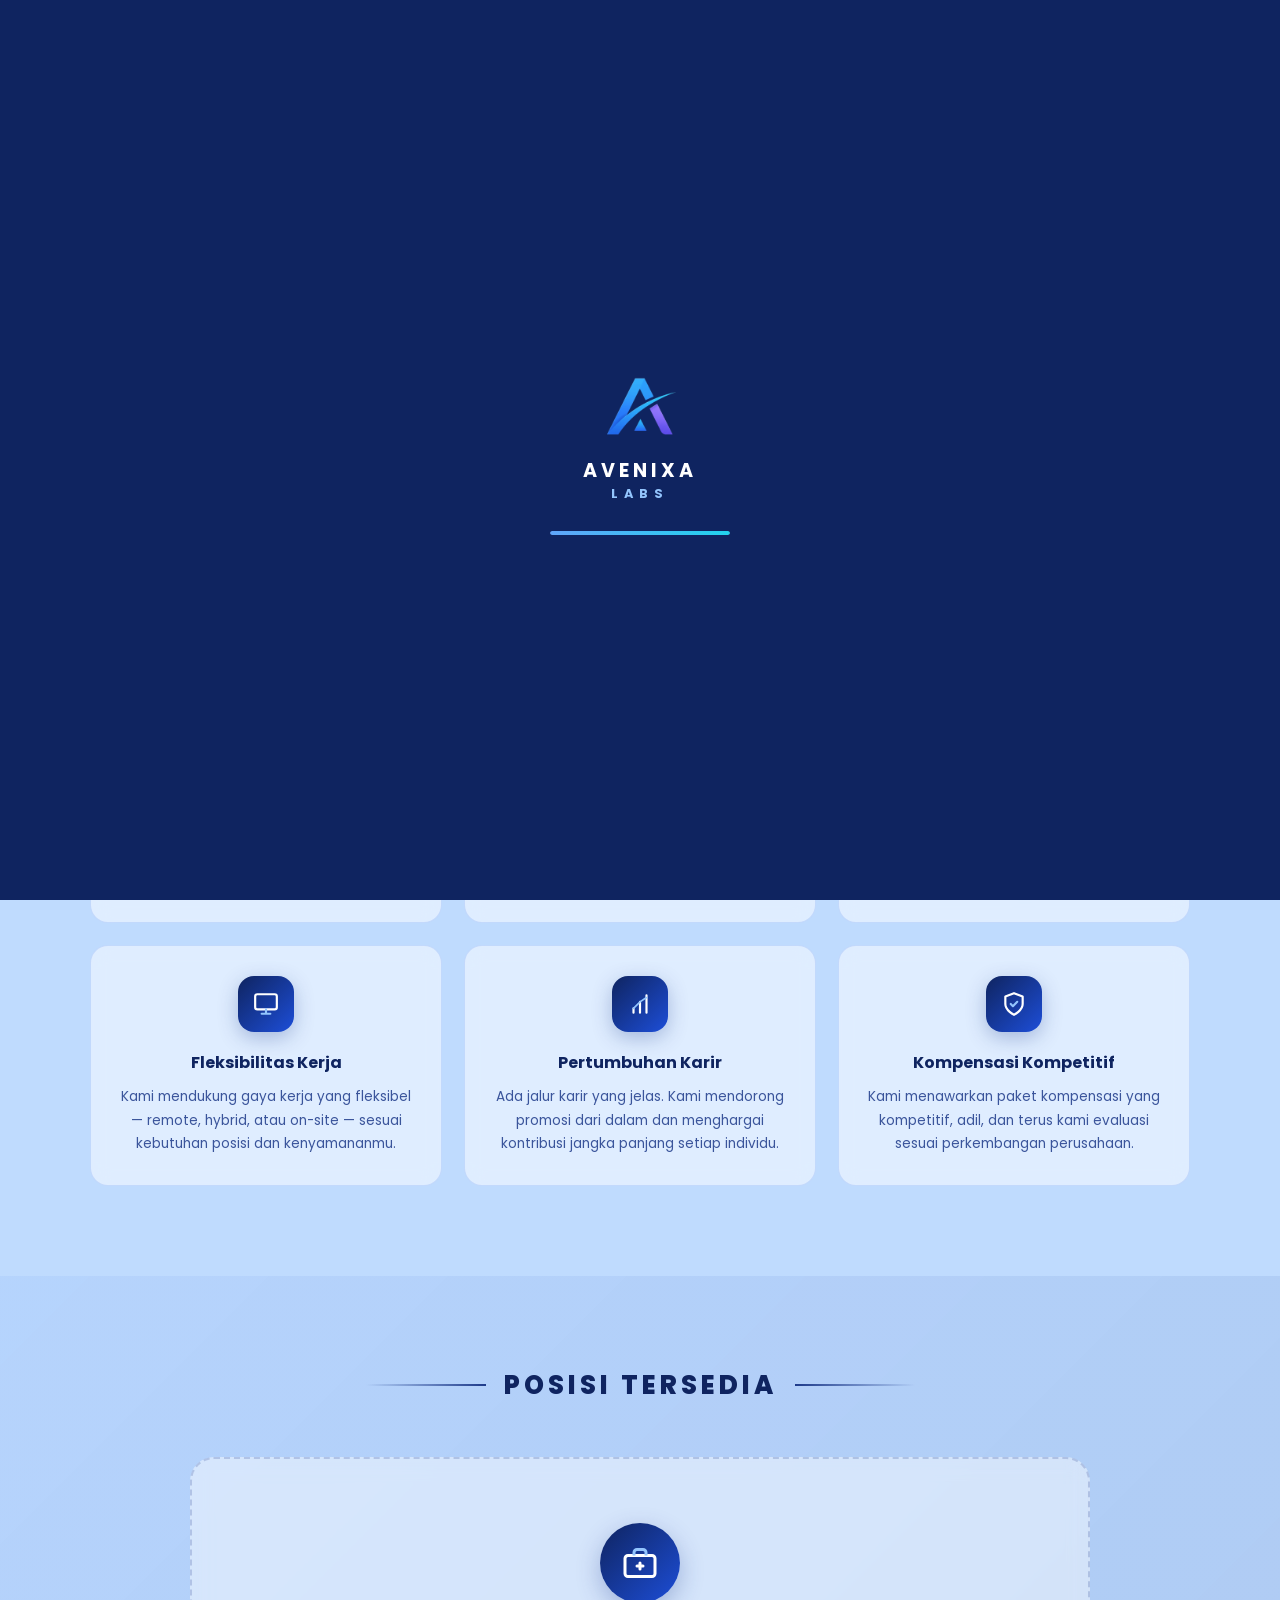
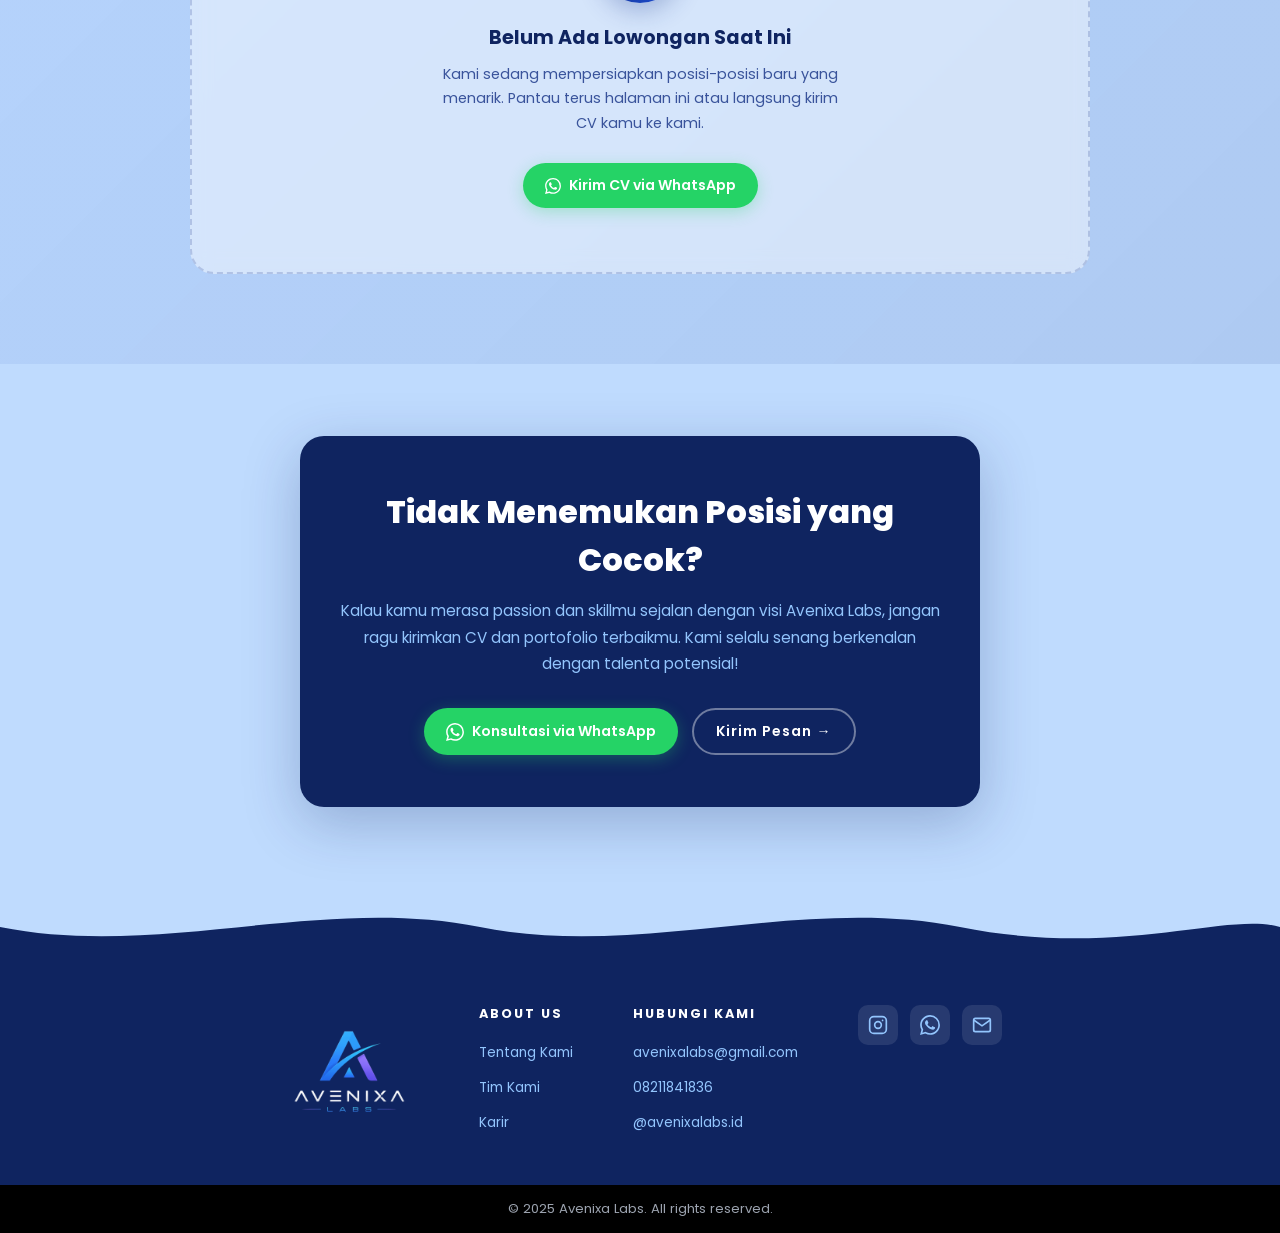
<file: karir.html>
<!DOCTYPE html>
<html lang="id">

<head>
  <meta charset="UTF-8" />
  <meta name="viewport" content="width=device-width, initial-scale=1.0" />
  <title>Karir — Avenixa Labs</title>
  <link rel="icon" type="image/png" href="assets/logo_transparan.png" />
  <link rel="preconnect" href="https://fonts.googleapis.com" />
  <link rel="preconnect" href="https://fonts.gstatic.com" crossorigin />
  <link
    href="https://fonts.googleapis.com/css2?family=Poppins:wght@400;500;600;700;800;900&family=Inter:wght@400;500;600&display=swap"
    rel="stylesheet" />
  <style>
    /* ==============================
       ROOT & RESET
    ============================== */
    :root {
      --bg: #bfdbfe;
      --bg2: #93c5fd;
      --navy: #1e3a8a;
      --navy-dark: #0f2460;
      --navy-mid: #1d4ed8;
      --card-bg: #2563eb;
      --card-bg2: #3b82f6;
      --white: #ffffff;
      --text-dark: #1e3a8a;
      --text-light: #e0f2fe;
      --accent: #22d3ee;
      --nav-h: 72px;
      --nav-outer-h: 88px;
      --font: 'Poppins', sans-serif;
    }

    *,
    *::before,
    *::after {
      box-sizing: border-box;
      margin: 0;
      padding: 0;
    }

    html {
      scroll-behavior: smooth;
      scroll-padding-top: var(--nav-outer-h);
      overflow-x: hidden;
    }

    body {
      font-family: var(--font);
      background: var(--bg);
      color: var(--text-dark);
      overflow-x: hidden;
    }

    /* ==============================
       PARTICLE CANVAS
    ============================== */
    #particleCanvas {
      position: fixed;
      top: 0;
      left: 0;
      width: 100%;
      height: 100%;
      pointer-events: none;
      z-index: 0;
      opacity: 0.55;
    }

    /* ==============================
       LOADING SCREEN
    ============================== */
    #loadingScreen {
      position: fixed;
      inset: 0;
      background: var(--navy-dark);
      z-index: 9999;
      display: flex;
      flex-direction: column;
      align-items: center;
      justify-content: center;
      gap: 28px;
      transition: opacity 0.5s ease, visibility 0.5s ease;
    }

    #loadingScreen.hide {
      opacity: 0;
      visibility: hidden;
    }

    .loader-logo {
      display: flex;
      flex-direction: column;
      align-items: center;
      gap: 10px;
    }

    .loader-logo img {
      height: 80px;
      mix-blend-mode: screen;
      animation: pulseLogo 1.2s ease-in-out infinite;
    }

    .loader-logo span {
      color: #fff;
      font-size: 1.2rem;
      font-weight: 700;
      letter-spacing: 4px;
    }

    .loader-logo span em {
      font-style: normal;
      color: #93c5fd;
      font-size: 0.8rem;
      display: block;
      text-align: center;
      letter-spacing: 6px;
    }

    .loader-bar {
      width: 180px;
      height: 4px;
      background: rgba(255, 255, 255, .15);
      border-radius: 4px;
      overflow: hidden;
    }

    .loader-fill {
      height: 100%;
      width: 0%;
      background: linear-gradient(90deg, #60a5fa, #22d3ee);
      border-radius: 4px;
      animation: fillBar 1.8s ease forwards;
    }

    @keyframes pulseLogo {

      0%,
      100% {
        transform: scale(1);
        opacity: 1;
      }

      50% {
        transform: scale(1.06);
        opacity: .85;
      }
    }

    @keyframes fillBar {
      0% {
        width: 0%;
      }

      100% {
        width: 100%;
      }
    }

    /* ==============================
       NAVBAR
    ============================== */
    .nav-wrapper {
      position: fixed;
      top: 0;
      left: 0;
      right: 0;
      z-index: 1000;
      padding: 10px 24px;
      pointer-events: none;
    }

    #navbar {
      pointer-events: all;
      max-width: 1100px;
      margin: 0 auto;
      background: var(--navy-dark);
      height: var(--nav-h);
      border-radius: 16px;
      box-shadow: 0 4px 32px rgba(15, 36, 96, .45), 0 1px 0 rgba(255, 255, 255, .06) inset;
      border: 1px solid rgba(255, 255, 255, .07);
      transition: box-shadow .3s, background .3s;
    }

    #navbar.scrolled {
      background: rgba(15, 36, 96, .92);
      backdrop-filter: blur(16px);
      -webkit-backdrop-filter: blur(16px);
      box-shadow: 0 8px 40px rgba(15, 36, 96, .5);
    }

    .nav-inner {
      height: 100%;
      display: flex;
      align-items: center;
      justify-content: space-between;
      padding: 0 28px;
    }

    .nav-logo {
      display: flex;
      align-items: center;
      gap: 6px;
      text-decoration: none;
      flex-shrink: 0;
    }

    .nav-logo-img {
      height: 46px;
      width: auto;
      mix-blend-mode: screen;
    }

    .nav-logo-full {
      height: 50px;
      mix-blend-mode: normal;
    }

    .nav-links {
      display: flex;
      list-style: none;
      gap: 6px;
      align-items: center;
    }

    .nav-link {
      text-decoration: none;
      color: #93c5fd;
      font-size: .78rem;
      font-weight: 600;
      letter-spacing: 1.5px;
      padding: 7px 14px;
      border-radius: 8px;
      transition: color .2s, background .2s;
    }

    .nav-link:hover {
      color: #fff;
      background: rgba(255, 255, 255, .08);
    }

    .nav-link.active {
      color: #fff;
      background: rgba(255, 255, 255, .12);
    }

    .hamburger {
      display: none;
      flex-direction: column;
      gap: 5px;
      background: none;
      border: none;
      cursor: pointer;
      padding: 4px;
    }

    .hamburger span {
      display: block;
      width: 24px;
      height: 2px;
      background: #fff;
      border-radius: 2px;
      transition: all .3s;
    }

    .hamburger.open span:nth-child(1) {
      transform: translateY(7px) rotate(45deg);
    }

    .hamburger.open span:nth-child(2) {
      opacity: 0;
    }

    .hamburger.open span:nth-child(3) {
      transform: translateY(-7px) rotate(-45deg);
    }

    /* ==============================
       SECTION SHARED
    ============================== */
    .section-header {
      display: flex;
      align-items: center;
      gap: 18px;
      margin-bottom: 52px;
      justify-content: center;
    }

    .section-header h2 {
      font-size: clamp(1.3rem, 3vw, 1.6rem);
      font-weight: 800;
      letter-spacing: 4px;
      color: var(--navy-dark);
      white-space: nowrap;
    }

    .section-line {
      flex: 1;
      max-width: 120px;
      height: 2px;
      background: linear-gradient(90deg, transparent, var(--navy));
    }

    .section-line:last-child {
      background: linear-gradient(90deg, var(--navy), transparent);
    }

    /* ==============================
       PAGE HERO
    ============================== */
    .page-hero {
      position: relative;
      min-height: 48vh;
      display: flex;
      align-items: center;
      justify-content: center;
      padding-top: var(--nav-outer-h);
      overflow: hidden;
    }

    .page-hero-bg-blob {
      position: absolute;
      border-radius: 50%;
      opacity: .35;
      pointer-events: none;
    }

    .page-blob1 {
      width: 280px;
      height: 280px;
      background: #60a5fa;
      top: -60px;
      left: -80px;
      filter: blur(55px);
    }

    .page-blob2 {
      width: 220px;
      height: 220px;
      background: #818cf8;
      bottom: -40px;
      right: -50px;
      filter: blur(55px);
    }

    .page-hero-content {
      position: relative;
      z-index: 2;
      text-align: center;
      padding: 60px 32px 64px;
      max-width: 760px;
      margin: 0 auto;
    }

    .page-hero-label {
      display: inline-block;
      font-size: .72rem;
      font-weight: 700;
      letter-spacing: 3px;
      color: var(--navy-mid);
      background: rgba(37, 99, 235, .12);
      padding: 5px 16px;
      border-radius: 50px;
      margin-bottom: 20px;
    }

    .page-hero-title {
      font-size: clamp(2.2rem, 6vw, 3.8rem);
      font-weight: 900;
      color: var(--navy-dark);
      line-height: 1.1;
      margin-bottom: 18px;
    }

    .page-hero-title span {
      color: var(--navy-mid);
    }

    .page-hero-desc {
      font-size: 1.05rem;
      color: var(--navy);
      line-height: 1.75;
      max-width: 560px;
      margin: 0 auto;
    }

    .breadcrumb {
      display: flex;
      align-items: center;
      gap: 6px;
      justify-content: center;
      font-size: .78rem;
      color: var(--navy);
      margin-top: 28px;
      opacity: .7;
    }

    .breadcrumb a {
      color: var(--navy-mid);
      text-decoration: none;
    }

    .breadcrumb a:hover {
      text-decoration: underline;
    }

    /* ==============================
       MENGAPA BERGABUNG
    ============================== */
    #mengapa {
      position: relative;
      z-index: 1;
      padding: 90px 32px;
    }

    .mengapa-inner {
      max-width: 1100px;
      margin: 0 auto;
    }

    .mengapa-grid {
      display: grid;
      grid-template-columns: repeat(3, 1fr);
      gap: 22px;
    }

    .mengapa-card {
      background: rgba(255, 255, 255, .5);
      backdrop-filter: blur(10px);
      -webkit-backdrop-filter: blur(10px);
      border: 1px solid rgba(37, 99, 235, .15);
      border-radius: 18px;
      padding: 30px 24px;
      text-align: center;
      opacity: 0;
      transform: translateY(20px);
      transition: opacity .5s ease, transform .5s ease, box-shadow .3s;
    }

    .mengapa-card.visible {
      opacity: 1;
      transform: translateY(0);
    }

    .mengapa-card:hover {
      box-shadow: 0 12px 36px rgba(30, 58, 138, .14);
      transform: translateY(-4px) !important;
    }

    .mengapa-icon {
      width: 56px;
      height: 56px;
      background: linear-gradient(135deg, var(--navy-dark), var(--navy-mid));
      border-radius: 16px;
      margin: 0 auto 18px;
      display: flex;
      align-items: center;
      justify-content: center;
      box-shadow: 0 6px 20px rgba(30, 58, 138, .3);
    }

    .mengapa-card h3 {
      font-size: 1rem;
      font-weight: 700;
      color: var(--navy-dark);
      margin-bottom: 10px;
    }

    .mengapa-card p {
      font-size: .85rem;
      color: var(--navy);
      line-height: 1.7;
      opacity: .85;
    }

    /* ==============================
       POSISI TERSEDIA
    ============================== */
    #posisi {
      position: relative;
      z-index: 1;
      padding: 90px 32px;
      background: linear-gradient(135deg, rgba(37, 99, 235, .06) 0%, rgba(30, 58, 138, .1) 100%);
    }

    .posisi-inner {
      max-width: 900px;
      margin: 0 auto;
    }

    /* Job card */
    .job-list {
      display: flex;
      flex-direction: column;
      gap: 20px;
    }

    .job-card {
      background: rgba(255, 255, 255, .55);
      backdrop-filter: blur(12px);
      -webkit-backdrop-filter: blur(12px);
      border: 1px solid rgba(37, 99, 235, .18);
      border-radius: 20px;
      padding: 28px 32px;
      display: flex;
      align-items: center;
      justify-content: space-between;
      gap: 24px;
      opacity: 0;
      transform: translateY(20px);
      transition: opacity .5s ease, transform .5s ease, box-shadow .3s;
    }

    .job-card.visible {
      opacity: 1;
      transform: translateY(0);
    }

    .job-card:hover {
      transform: translateY(-4px) !important;
      box-shadow: 0 16px 48px rgba(30, 58, 138, .14);
    }

    .job-card-info {
      flex: 1;
      min-width: 0;
    }

    .job-card-tags {
      display: flex;
      gap: 8px;
      flex-wrap: wrap;
      margin-bottom: 10px;
    }

    .job-tag {
      display: inline-block;
      font-size: .72rem;
      font-weight: 700;
      letter-spacing: 1.2px;
      padding: 4px 12px;
      border-radius: 50px;
    }

    .job-tag.dept {
      background: #ede9fe;
      color: #4c1d95;
    }

    .job-tag.full {
      background: #dbeafe;
      color: #1e40af;
    }

    .job-tag.remote {
      background: #d1fae5;
      color: #065f46;
    }

    .job-tag.hybrid {
      background: #fef3c7;
      color: #92400e;
    }

    .job-card-title {
      font-size: 1.15rem;
      font-weight: 800;
      color: var(--navy-dark);
      margin-bottom: 8px;
    }

    .job-card-meta {
      display: flex;
      align-items: center;
      gap: 16px;
      flex-wrap: wrap;
    }

    .job-card-meta span {
      display: flex;
      align-items: center;
      gap: 5px;
      font-size: .82rem;
      color: #4b6cb7;
    }

    .job-card-action {
      flex-shrink: 0;
    }

    .btn-lamar {
      display: inline-flex;
      align-items: center;
      gap: 8px;
      background: linear-gradient(135deg, var(--navy-dark), var(--navy-mid));
      color: #fff;
      padding: 12px 26px;
      border-radius: 50px;
      font-weight: 700;
      font-size: .85rem;
      text-decoration: none;
      letter-spacing: .5px;
      transition: transform .2s, box-shadow .2s;
      box-shadow: 0 4px 16px rgba(30, 58, 138, .28);
      white-space: nowrap;
    }

    .btn-lamar:hover {
      transform: translateY(-2px);
      box-shadow: 0 8px 24px rgba(30, 58, 138, .42);
    }

    /* Empty state */
    .karir-empty {
      text-align: center;
      padding: 64px 32px;
      background: rgba(255, 255, 255, .45);
      backdrop-filter: blur(10px);
      -webkit-backdrop-filter: blur(10px);
      border-radius: 24px;
      border: 2px dashed rgba(30, 58, 138, .2);
      opacity: 0;
      transform: translateY(20px);
      transition: opacity .5s ease, transform .5s ease;
    }

    .karir-empty.visible {
      opacity: 1;
      transform: translateY(0);
    }

    .karir-empty-icon {
      width: 80px;
      height: 80px;
      background: linear-gradient(135deg, var(--navy-dark), var(--navy-mid));
      border-radius: 50%;
      display: flex;
      align-items: center;
      justify-content: center;
      margin: 0 auto 20px;
      box-shadow: 0 8px 24px rgba(30, 58, 138, .3);
    }

    .karir-empty h3 {
      font-size: 1.2rem;
      font-weight: 700;
      color: var(--navy-dark);
      margin-bottom: 10px;
    }

    .karir-empty p {
      font-size: .9rem;
      color: var(--navy);
      max-width: 400px;
      margin: 0 auto 28px;
      line-height: 1.7;
      opacity: .85;
    }

    /* ==============================
       CTA STRIP
    ============================== */
    .cta-strip {
      position: relative;
      z-index: 1;
      padding: 72px 32px;
      text-align: center;
    }

    .cta-inner {
      max-width: 680px;
      margin: 0 auto;
      background: var(--navy-dark);
      border-radius: 24px;
      padding: 52px 40px;
      box-shadow: 0 16px 56px rgba(15, 36, 96, .25);
    }

    .cta-inner h2 {
      font-size: clamp(1.4rem, 3.5vw, 2rem);
      font-weight: 800;
      color: #fff;
      margin-bottom: 14px;
    }

    .cta-inner p {
      font-size: .95rem;
      color: #93c5fd;
      line-height: 1.75;
      margin-bottom: 30px;
    }

    .cta-btns {
      display: flex;
      gap: 14px;
      flex-wrap: wrap;
      justify-content: center;
    }

    .btn-wa {
      display: inline-flex;
      align-items: center;
      gap: 8px;
      background: #25D366;
      color: #fff;
      padding: 12px 22px;
      border-radius: 50px;
      font-weight: 600;
      font-size: .88rem;
      text-decoration: none;
      transition: transform .2s, box-shadow .2s;
      box-shadow: 0 4px 16px rgba(37, 211, 102, .3);
    }

    .btn-wa:hover {
      transform: translateY(-2px);
      box-shadow: 0 6px 20px rgba(37, 211, 102, .4);
    }

    .btn-outline-light {
      display: inline-flex;
      align-items: center;
      gap: 6px;
      border: 2px solid rgba(255, 255, 255, .4);
      color: #fff;
      padding: 11px 22px;
      border-radius: 50px;
      font-weight: 600;
      font-size: .88rem;
      text-decoration: none;
      letter-spacing: 1px;
      transition: border-color .2s, background .2s;
    }

    .btn-outline-light:hover {
      border-color: #fff;
      background: rgba(255, 255, 255, .1);
    }

    /* ==============================
       FOOTER
    ============================== */
    #footer {
      position: relative;
      z-index: 1;
    }

    .footer-wave svg {
      width: 100%;
      height: 80px;
      display: block;
      margin-bottom: -2px;
    }

    .footer-body {
      background: var(--navy-dark);
      display: flex;
      align-items: flex-start;
      justify-content: center;
      gap: 60px;
      padding: 48px 32px 40px;
      flex-wrap: wrap;
    }

    .footer-logo {
      display: flex;
      align-items: center;
    }

    .footer-logo-img {
      height: 140px;
      width: auto;
      mix-blend-mode: screen;
    }

    .footer-col h4 {
      font-size: .8rem;
      font-weight: 700;
      letter-spacing: 2px;
      color: #fff;
      margin-bottom: 16px;
    }

    .footer-col ul {
      list-style: none;
      display: flex;
      flex-direction: column;
      gap: 10px;
    }

    .footer-col li a {
      text-decoration: none;
      color: #93c5fd;
      font-size: .85rem;
      transition: color .2s;
    }

    .footer-col li a:hover {
      color: #fff;
    }

    .footer-sosmed {
      display: flex;
      gap: 12px;
      align-items: center;
    }

    .sosmed-btn {
      width: 40px;
      height: 40px;
      border-radius: 10px;
      background: rgba(255, 255, 255, .1);
      display: flex;
      align-items: center;
      justify-content: center;
      color: #93c5fd;
      text-decoration: none;
      transition: background .2s, color .2s;
    }

    .sosmed-btn:hover {
      background: rgba(255, 255, 255, .2);
      color: #fff;
    }

    .footer-copy {
      background: #000;
      text-align: center;
      padding: 14px;
      color: #9ca3af;
      font-size: .82rem;
    }

    /* ==============================
       BACK TO TOP
    ============================== */
    #backToTop {
      position: fixed;
      bottom: 2rem;
      right: 2rem;
      z-index: 99999;
      width: 48px;
      height: 48px;
      border-radius: 50%;
      background: linear-gradient(135deg, #1e40af, #3b82f6);
      border: none;
      color: #fff;
      cursor: pointer;
      display: flex;
      align-items: center;
      justify-content: center;
      box-shadow: 0 4px 20px rgba(59, 130, 246, .5);
      opacity: 0;
      visibility: hidden;
      transform: translateY(16px);
      transition: opacity .3s, visibility .3s, transform .3s, box-shadow .3s;
    }

    #backToTop.show {
      opacity: 1;
      visibility: visible;
      transform: translateY(0);
    }

    #backToTop:hover {
      box-shadow: 0 8px 28px rgba(59, 130, 246, .7);
      transform: translateY(-3px);
    }

    /* ==============================
       RESPONSIVE
    ============================== */
    @media (max-width: 900px) {
      .mengapa-grid {
        grid-template-columns: repeat(2, 1fr);
      }
    }

    @media (max-width: 768px) {
      :root {
        --nav-outer-h: 80px;
      }

      .nav-wrapper {
        padding: 8px 16px;
      }

      #navbar {
        border-radius: 14px;
      }

      .hamburger {
        display: flex;
      }

      .nav-links {
        position: fixed;
        top: var(--nav-outer-h);
        left: 16px;
        right: 16px;
        background: var(--navy-dark);
        border-radius: 14px;
        flex-direction: column;
        align-items: center;
        gap: 0;
        max-height: 0;
        overflow: hidden;
        transition: max-height .35s ease, padding .35s, box-shadow .35s;
        padding: 0;
        box-shadow: none;
      }

      .nav-links.open {
        max-height: 400px;
        padding: 12px 0;
        box-shadow: 0 12px 36px rgba(15, 36, 96, .4);
      }

      .nav-links li {
        width: 100%;
        text-align: center;
      }

      .nav-link {
        display: block;
        padding: 13px;
        font-size: .9rem;
        border-radius: 0;
        border-bottom: 1px solid rgba(255, 255, 255, .06);
      }

      .section-line {
        max-width: 60px;
      }

      .page-hero-content {
        padding: 48px 24px 52px;
      }

      .job-card {
        flex-direction: column;
        align-items: flex-start;
        padding: 24px 22px;
      }

      .job-card-action {
        width: 100%;
      }

      .btn-lamar {
        width: 100%;
        justify-content: center;
      }

      .cta-inner {
        padding: 36px 24px;
      }

      #mengapa,
      #posisi {
        padding: 60px 20px;
      }

      .footer-body {
        gap: 32px;
        padding: 40px 24px 32px;
        text-align: center;
      }

      .footer-logo {
        width: 100%;
        justify-content: center;
      }

      .footer-logo-img {
        height: 120px;
      }

      .footer-sosmed {
        justify-content: center;
      }
    }

    @media (max-width: 600px) {
      .mengapa-grid {
        grid-template-columns: 1fr 1fr;
      }
    }

    @media (max-width: 480px) {
      :root {
        --nav-outer-h: 72px;
      }

      .nav-wrapper {
        padding: 6px 12px;
      }

      #navbar {
        border-radius: 12px;
        height: 60px;
      }

      .nav-logo-img {
        height: 38px;
      }

      .mengapa-grid {
        grid-template-columns: 1fr;
      }
    }
  </style>
</head>

<body>

  <!-- LOADING SCREEN -->
  <div id="loadingScreen">
    <div class="loader-logo">
      <img src="assets/logo_transparan.png" alt="Avenixa Labs" />
      <span>AVENIXA <em>LABS</em></span>
    </div>
    <div class="loader-bar">
      <div class="loader-fill"></div>
    </div>
  </div>

  <!-- PARTICLES -->
  <canvas id="particleCanvas"></canvas>

  <!-- NAVBAR -->
  <div class="nav-wrapper" id="navWrapper">
    <nav id="navbar">
      <div class="nav-inner">
        <a href="index.html" class="nav-logo">
          <img src="assets/logo_transparan.png" alt="Avenixa Labs" class="nav-logo-img" />
          <img src="assets/text_logo.png" alt="Avenixa Labs" class="nav-logo-img nav-logo-full" />
        </a>
        <ul class="nav-links" id="navLinks">
          <li><a href="index.html" class="nav-link active">← HOME</a></li>
        </ul>
        <button class="hamburger" id="hamburger" aria-label="Toggle menu">
          <span></span><span></span><span></span>
        </button>
      </div>
    </nav>
  </div>

  <!-- PAGE HERO -->
  <div class="page-hero">
    <div class="page-hero-bg-blob page-blob1"></div>
    <div class="page-hero-bg-blob page-blob2"></div>
    <div class="page-hero-content">
      <span class="page-hero-label">BERGABUNG BERSAMA KAMI</span>
      <h1 class="page-hero-title">
        Karir di <span>Avenixa Labs</span>
      </h1>
      <p class="page-hero-desc">
        Kami percaya bahwa talenta terbaik adalah fondasi inovasi. Bergabunglah dengan tim kami dan wujudkan
        solusi digital yang berdampak nyata bagi banyak orang.
      </p>
      <div class="breadcrumb">
        <a href="index.html">Home</a>
        <span>›</span>
        <span>Karir</span>
      </div>
    </div>
  </div>

  <!-- MENGAPA BERGABUNG -->
  <section id="mengapa">
    <div class="section-header">
      <div class="section-line"></div>
      <h2>MENGAPA AVENIXA?</h2>
      <div class="section-line"></div>
    </div>
    <div class="mengapa-inner">
      <div class="mengapa-grid">

        <div class="mengapa-card">
          <div class="mengapa-icon">
            <svg width="26" height="26" viewBox="0 0 24 24" fill="none">
              <path d="M12 2L2 7l10 5 10-5-10-5z" stroke="#fff" stroke-width="2" stroke-linejoin="round" />
              <path d="M2 17l10 5 10-5M2 12l10 5 10-5" stroke="#93c5fd" stroke-width="2" stroke-linecap="round"
                stroke-linejoin="round" />
            </svg>
          </div>
          <h3>Lingkungan Belajar</h3>
          <p>Kami mendorong setiap anggota tim untuk terus berkembang melalui proyek nyata, mentoring, dan akses ke
            teknologi terkini.</p>
        </div>

        <div class="mengapa-card">
          <div class="mengapa-icon">
            <svg width="26" height="26" viewBox="0 0 24 24" fill="none">
              <circle cx="12" cy="8" r="4" stroke="#fff" stroke-width="2" />
              <path d="M4 20c0-4 3.6-7 8-7s8 3 8 7" stroke="#93c5fd" stroke-width="2" stroke-linecap="round" />
            </svg>
          </div>
          <h3>Tim yang Solid</h3>
          <p>Bekerja bersama orang-orang berdedikasi tinggi yang saling mendukung, berkolaborasi, dan menghargai setiap
            kontribusi.</p>
        </div>

        <div class="mengapa-card">
          <div class="mengapa-icon">
            <svg width="26" height="26" viewBox="0 0 24 24" fill="none">
              <path d="M13 2L3 14h9l-1 8 10-12h-9l1-8z" stroke="#fff" stroke-width="2" stroke-linejoin="round" />
            </svg>
          </div>
          <h3>Proyek Berdampak</h3>
          <p>Setiap produk yang kami bangun memiliki dampak nyata — dari startup lokal hingga organisasi yang
            membutuhkan solusi digital.</p>
        </div>

        <div class="mengapa-card">
          <div class="mengapa-icon">
            <svg width="26" height="26" viewBox="0 0 24 24" fill="none">
              <rect x="2" y="3" width="20" height="14" rx="2" stroke="#fff" stroke-width="2" />
              <path d="M8 21h8M12 17v4" stroke="#93c5fd" stroke-width="2" stroke-linecap="round" />
            </svg>
          </div>
          <h3>Fleksibilitas Kerja</h3>
          <p>Kami mendukung gaya kerja yang fleksibel — remote, hybrid, atau on-site — sesuai kebutuhan posisi dan
            kenyamananmu.</p>
        </div>

        <div class="mengapa-card">
          <div class="mengapa-icon">
            <svg width="26" height="26" viewBox="0 0 24 24" fill="none">
              <path d="M12 20V10M18 20V4M6 20v-4" stroke="#fff" stroke-width="2" stroke-linecap="round" />
              <path d="M6 16l6-6 6-4" stroke="#93c5fd" stroke-width="1.5" stroke-linecap="round" />
            </svg>
          </div>
          <h3>Pertumbuhan Karir</h3>
          <p>Ada jalur karir yang jelas. Kami mendorong promosi dari dalam dan menghargai kontribusi jangka panjang
            setiap individu.</p>
        </div>

        <div class="mengapa-card">
          <div class="mengapa-icon">
            <svg width="26" height="26" viewBox="0 0 24 24" fill="none">
              <path d="M12 22s8-4 8-10V5l-8-3-8 3v7c0 6 8 10 8 10z" stroke="#fff" stroke-width="2"
                stroke-linejoin="round" />
              <path d="M9 12l2 2 4-4" stroke="#93c5fd" stroke-width="2" stroke-linecap="round"
                stroke-linejoin="round" />
            </svg>
          </div>
          <h3>Kompensasi Kompetitif</h3>
          <p>Kami menawarkan paket kompensasi yang kompetitif, adil, dan terus kami evaluasi sesuai perkembangan
            perusahaan.</p>
        </div>

      </div>
    </div>
  </section>

  <!-- POSISI TERSEDIA -->
  <section id="posisi">
    <div class="section-header">
      <div class="section-line"></div>
      <h2>POSISI TERSEDIA</h2>
      <div class="section-line"></div>
    </div>

    <div class="posisi-inner">

      <!-- ============================================================
           LOWONGAN AKTIF
           Untuk menampilkan lowongan: hapus tanda komentar di bawah,
           lalu hapus blok .karir-empty di bawahnya agar tidak tumpang tindih.
           Salin & sesuaikan blok .job-card untuk setiap posisi baru.
      ============================================================= -->

      <!--
      <div class="job-list">

        <div class="job-card">
          <div class="job-card-info">
            <div class="job-card-tags">
              <span class="job-tag dept">Engineering</span>
              <span class="job-tag full">Full-time</span>
              <span class="job-tag remote">Remote</span>
            </div>
            <div class="job-card-title">Frontend Developer</div>
            <div class="job-card-meta">
              <span>
                <svg width="13" height="13" viewBox="0 0 24 24" fill="none">
                  <path d="M12 2C8.13 2 5 5.13 5 9c0 5.25 7 13 7 13s7-7.75 7-13c0-3.87-3.13-7-7-7z" stroke="#4b6cb7" stroke-width="2"/>
                  <circle cx="12" cy="9" r="2.5" stroke="#4b6cb7" stroke-width="2"/>
                </svg>
                Tasikmalaya / Remote
              </span>
              <span>
                <svg width="13" height="13" viewBox="0 0 24 24" fill="none">
                  <rect x="2" y="7" width="20" height="14" rx="2" stroke="#4b6cb7" stroke-width="2"/>
                  <path d="M16 7V5a2 2 0 00-2-2h-4a2 2 0 00-2 2v2" stroke="#4b6cb7" stroke-width="2"/>
                </svg>
                1–3 tahun pengalaman
              </span>
            </div>
          </div>
          <div class="job-card-action">
            <a href="https://wa.me/628211841836?text=Halo%20Avenixa%20Labs!%20Saya%20tertarik%20melamar%20posisi%20Frontend%20Developer." target="_blank" class="btn-lamar">
              Lamar Sekarang →
            </a>
          </div>
        </div>

        <div class="job-card">
          <div class="job-card-info">
            <div class="job-card-tags">
              <span class="job-tag dept">Design</span>
              <span class="job-tag full">Full-time</span>
              <span class="job-tag hybrid">Hybrid</span>
            </div>
            <div class="job-card-title">UI/UX Designer</div>
            <div class="job-card-meta">
              <span>
                <svg width="13" height="13" viewBox="0 0 24 24" fill="none">
                  <path d="M12 2C8.13 2 5 5.13 5 9c0 5.25 7 13 7 13s7-7.75 7-13c0-3.87-3.13-7-7-7z" stroke="#4b6cb7" stroke-width="2"/>
                  <circle cx="12" cy="9" r="2.5" stroke="#4b6cb7" stroke-width="2"/>
                </svg>
                Tasikmalaya / Hybrid
              </span>
              <span>
                <svg width="13" height="13" viewBox="0 0 24 24" fill="none">
                  <rect x="2" y="7" width="20" height="14" rx="2" stroke="#4b6cb7" stroke-width="2"/>
                  <path d="M16 7V5a2 2 0 00-2-2h-4a2 2 0 00-2 2v2" stroke="#4b6cb7" stroke-width="2"/>
                </svg>
                Fresh graduate / berpengalaman
              </span>
            </div>
          </div>
          <div class="job-card-action">
            <a href="https://wa.me/628211841836?text=Halo%20Avenixa%20Labs!%20Saya%20tertarik%20melamar%20posisi%20UI%2FUX%20Designer." target="_blank" class="btn-lamar">
              Lamar Sekarang →
            </a>
          </div>
        </div>

      </div>
      -->

      <!-- EMPTY STATE — hapus blok ini saat lowongan sudah aktif -->
      <div class="karir-empty">
        <div class="karir-empty-icon">
          <svg width="36" height="36" viewBox="0 0 24 24" fill="none">
            <rect x="2" y="7" width="20" height="14" rx="2" stroke="#fff" stroke-width="2" />
            <path d="M16 7V5a2 2 0 00-2-2h-4a2 2 0 00-2 2v2" stroke="#93c5fd" stroke-width="2" />
            <path d="M12 12v4M10 14h4" stroke="#fff" stroke-width="2" stroke-linecap="round" />
          </svg>
        </div>
        <h3>Belum Ada Lowongan Saat Ini</h3>
        <p>Kami sedang mempersiapkan posisi-posisi baru yang menarik. Pantau terus halaman ini atau langsung kirim CV
          kamu ke kami.</p>
        <a href="https://wa.me/628211841836?text=Halo%20Avenixa%20Labs!%20Saya%20tertarik%20bergabung%20dengan%20tim%20kalian.%20Boleh%20saya%20kirimkan%20CV%20saya%3F"
          target="_blank" class="btn-wa">
          <svg width="16" height="16" viewBox="0 0 24 24" fill="currentColor">
            <path
              d="M17.472 14.382c-.297-.149-1.758-.867-2.03-.967-.273-.099-.471-.148-.67.15-.197.297-.767.966-.94 1.164-.173.199-.347.223-.644.075-.297-.15-1.255-.463-2.39-1.475-.883-.788-1.48-1.761-1.653-2.059-.173-.297-.018-.458.13-.606.134-.133.298-.347.446-.52.149-.174.198-.298.298-.497.099-.198.05-.371-.025-.52-.075-.149-.669-1.612-.916-2.207-.242-.579-.487-.5-.669-.51-.173-.008-.371-.01-.57-.01-.198 0-.52.074-.792.372-.272.297-1.04 1.016-1.04 2.479 0 1.462 1.065 2.875 1.213 3.074.149.198 2.096 3.2 5.077 4.487.709.306 1.262.489 1.694.625.712.227 1.36.195 1.871.118.571-.085 1.758-.719 2.006-1.413.248-.694.248-1.289.173-1.413-.074-.124-.272-.198-.57-.347m-5.421 7.403h-.004a9.87 9.87 0 01-5.031-1.378l-.361-.214-3.741.982.998-3.648-.235-.374a9.86 9.86 0 01-1.51-5.26c.001-5.45 4.436-9.884 9.888-9.884 2.64 0 5.122 1.03 6.988 2.898a9.825 9.825 0 012.893 6.994c-.003 5.45-4.437 9.884-9.885 9.884m8.413-18.297A11.815 11.815 0 0012.05 0C5.495 0 .16 5.335.157 11.892c0 2.096.547 4.142 1.588 5.945L.057 24l6.305-1.654a11.882 11.882 0 005.683 1.448h.005c6.554 0 11.89-5.335 11.893-11.893a11.821 11.821 0 00-3.48-8.413z" />
          </svg>
          Kirim CV via WhatsApp
        </a>
      </div>

    </div>
  </section>

  <!-- CTA STRIP -->
  <div class="cta-strip">
    <div class="cta-inner">
      <h2>Tidak Menemukan Posisi yang Cocok?</h2>
      <p>Kalau kamu merasa passion dan skillmu sejalan dengan visi Avenixa Labs, jangan ragu kirimkan CV dan portofolio
        terbaikmu. Kami selalu senang berkenalan dengan talenta potensial!</p>
      <div class="cta-btns">
        <a href="https://wa.me/628211841836?text=Halo%20Avenixa%20Labs!%20Saya%20ingin%20mengirimkan%20CV%20sebagai%20open%20application."
          target="_blank" class="btn-wa">
          <svg width="18" height="18" viewBox="0 0 24 24" fill="currentColor">
            <path
              d="M17.472 14.382c-.297-.149-1.758-.867-2.03-.967-.273-.099-.471-.148-.67.15-.197.297-.767.966-.94 1.164-.173.199-.347.223-.644.075-.297-.15-1.255-.463-2.39-1.475-.883-.788-1.48-1.761-1.653-2.059-.173-.297-.018-.458.13-.606.134-.133.298-.347.446-.52.149-.174.198-.298.298-.497.099-.198.05-.371-.025-.52-.075-.149-.669-1.612-.916-2.207-.242-.579-.487-.5-.669-.51-.173-.008-.371-.01-.57-.01-.198 0-.52.074-.792.372-.272.297-1.04 1.016-1.04 2.479 0 1.462 1.065 2.875 1.213 3.074.149.198 2.096 3.2 5.077 4.487.709.306 1.262.489 1.694.625.712.227 1.36.195 1.871.118.571-.085 1.758-.719 2.006-1.413.248-.694.248-1.289.173-1.413-.074-.124-.272-.198-.57-.347m-5.421 7.403h-.004a9.87 9.87 0 01-5.031-1.378l-.361-.214-3.741.982.998-3.648-.235-.374a9.86 9.86 0 01-1.51-5.26c.001-5.45 4.436-9.884 9.888-9.884 2.64 0 5.122 1.03 6.988 2.898a9.825 9.825 0 012.893 6.994c-.003 5.45-4.437 9.884-9.885 9.884m8.413-18.297A11.815 11.815 0 0012.05 0C5.495 0 .16 5.335.157 11.892c0 2.096.547 4.142 1.588 5.945L.057 24l6.305-1.654a11.882 11.882 0 005.683 1.448h.005c6.554 0 11.89-5.335 11.893-11.893a11.821 11.821 0 00-3.48-8.413z" />
          </svg>
          Konsultasi via WhatsApp
        </a>
        <a href="index.html#kontak" class="btn-outline-light">Kirim Pesan →</a>
      </div>
    </div>
  </div>

  <!-- FOOTER -->
  <footer id="footer">
    <div class="footer-wave">
      <svg viewBox="0 0 1440 100" preserveAspectRatio="none" xmlns="http://www.w3.org/2000/svg">
        <path d="M0,60 C180,100 360,20 540,60 C720,100 900,20 1080,60 C1260,100 1380,40 1440,60 L1440,100 L0,100 Z"
          fill="#0f2460" />
      </svg>
    </div>
    <div class="footer-body">
      <div class="footer-logo">
        <img src="assets/logo.png" alt="Avenixa Labs" class="footer-logo-img" />
      </div>
      <div class="footer-col">
        <h4>ABOUT US</h4>
        <ul>
          <li><a href="tentang.html">Tentang Kami</a></li>
          <li><a href="tentang.html#tim">Tim Kami</a></li>
          <li><a href="karir.html">Karir</a></li>
        </ul>
      </div>
      <div class="footer-col">
        <h4>HUBUNGI KAMI</h4>
        <ul>
          <li><a href="mailto:avenixalabs@gmail.com">avenixalabs@gmail.com</a></li>
          <li><a href="https://wa.me/628211841836">08211841836</a></li>
          <li><a href="https://www.instagram.com/avenixalabs.id">@avenixalabs.id</a></li>
        </ul>
      </div>
      <div class="footer-sosmed">
        <a href="https://www.instagram.com/avenixalabs.id" class="sosmed-btn" title="Instagram">
          <svg width="20" height="20" viewBox="0 0 24 24" fill="none">
            <rect x="2" y="2" width="20" height="20" rx="5" stroke="currentColor" stroke-width="2" />
            <circle cx="12" cy="12" r="4" stroke="currentColor" stroke-width="2" />
            <circle cx="17.5" cy="6.5" r="1" fill="currentColor" />
          </svg>
        </a>
        <a href="https://wa.me/628211841836" class="sosmed-btn" title="WhatsApp">
          <svg width="20" height="20" viewBox="0 0 24 24" fill="currentColor">
            <path
              d="M17.472 14.382c-.297-.149-1.758-.867-2.03-.967-.273-.099-.471-.148-.67.15-.197.297-.767.966-.94 1.164-.173.199-.347.223-.644.075-.297-.15-1.255-.463-2.39-1.475-.883-.788-1.48-1.761-1.653-2.059-.173-.297-.018-.458.13-.606.134-.133.298-.347.446-.52.149-.174.198-.298.298-.497.099-.198.05-.371-.025-.52-.075-.149-.669-1.612-.916-2.207-.242-.579-.487-.5-.669-.51-.173-.008-.371-.01-.57-.01-.198 0-.52.074-.792.372-.272.297-1.04 1.016-1.04 2.479 0 1.462 1.065 2.875 1.213 3.074.149.198 2.096 3.2 5.077 4.487.709.306 1.262.489 1.694.625.712.227 1.36.195 1.871.118.571-.085 1.758-.719 2.006-1.413.248-.694.248-1.289.173-1.413-.074-.124-.272-.198-.57-.347m-5.421 7.403h-.004a9.87 9.87 0 01-5.031-1.378l-.361-.214-3.741.982.998-3.648-.235-.374a9.86 9.86 0 01-1.51-5.26c.001-5.45 4.436-9.884 9.888-9.884 2.64 0 5.122 1.03 6.988 2.898a9.825 9.825 0 012.893 6.994c-.003 5.45-4.437 9.884-9.885 9.884m8.413-18.297A11.815 11.815 0 0012.05 0C5.495 0 .16 5.335.157 11.892c0 2.096.547 4.142 1.588 5.945L.057 24l6.305-1.654a11.882 11.882 0 005.683 1.448h.005c6.554 0 11.89-5.335 11.893-11.893a11.821 11.821 0 00-3.48-8.413z" />
          </svg>
        </a>
        <a href="mailto:avenixalabs@gmail.com" class="sosmed-btn" title="Gmail">
          <svg width="20" height="20" viewBox="0 0 24 24" fill="none">
            <path d="M4 4h16c1.1 0 2 .9 2 2v12c0 1.1-.9 2-2 2H4c-1.1 0-2-.9-2-2V6c0-1.1.9-2 2-2z" stroke="currentColor"
              stroke-width="2" />
            <polyline points="22,6 12,13 2,6" stroke="currentColor" stroke-width="2" />
          </svg>
        </a>
      </div>
    </div>
    <div class="footer-copy">
      <p>&copy; 2025 Avenixa Labs. All rights reserved.</p>
    </div>
  </footer>

  <!-- BACK TO TOP -->
  <button id="backToTop" aria-label="Kembali ke atas">
    <svg width="20" height="20" viewBox="0 0 24 24" fill="none">
      <polyline points="18,15 12,9 6,15" stroke="currentColor" stroke-width="2.5" stroke-linecap="round"
        stroke-linejoin="round" />
    </svg>
  </button>

  <script>
    /* LOADING SCREEN */
    window.addEventListener('load', () => {
      const loader = document.getElementById('loadingScreen');
      if (!loader) return;
      setTimeout(() => {
        loader.classList.add('hide');
        setTimeout(() => loader.remove(), 500);
      }, 1900);
    });
    setTimeout(() => {
      const loader = document.getElementById('loadingScreen');
      if (loader && !loader.classList.contains('hide')) {
        loader.classList.add('hide');
        setTimeout(() => loader.remove(), 500);
      }
    }, 4000);

    /* PARTICLE BACKGROUND */
    (function () {
      const canvas = document.getElementById('particleCanvas');
      if (!canvas) return;
      const ctx = canvas.getContext('2d');
      let W, H, particles = [];
      const COUNT = 55;

      function resize() {
        W = canvas.width = window.innerWidth;
        H = canvas.height = window.innerHeight;
      }

      function randomBetween(a, b) {
        return a + Math.random() * (b - a);
      }

      function createParticle() {
        return {
          x: randomBetween(0, W),
          y: randomBetween(0, H),
          r: randomBetween(2, 5.5),
          dx: randomBetween(-.35, .35),
          dy: randomBetween(-.35, .35),
          alpha: randomBetween(.15, .55),
          color: ['#3b82f6', '#60a5fa', '#93c5fd', '#1e40af', '#bfdbfe'][Math.floor(Math.random() * 5)]
        };
      }

      function initParticles() {
        particles = [];
        for (let i = 0; i < COUNT; i++) particles.push(createParticle());
      }

      function drawLines() {
        for (let i = 0; i < particles.length; i++) {
          for (let j = i + 1; j < particles.length; j++) {
            const dx = particles[i].x - particles[j].x,
              dy = particles[i].y - particles[j].y;
            const dist = Math.sqrt(dx * dx + dy * dy);
            if (dist < 140) {
              ctx.beginPath();
              ctx.strokeStyle = `rgba(59,130,246,${0.12*(1-dist/140)})`;
              ctx.lineWidth = 0.8;
              ctx.moveTo(particles[i].x, particles[i].y);
              ctx.lineTo(particles[j].x, particles[j].y);
              ctx.stroke();
            }
          }
        }
      }

      function animate() {
        ctx.clearRect(0, 0, W, H);
        drawLines();
        particles.forEach(p => {
          p.x += p.dx;
          p.y += p.dy;
          if (p.x < -10) p.x = W + 10;
          if (p.x > W + 10) p.x = -10;
          if (p.y < -10) p.y = H + 10;
          if (p.y > H + 10) p.y = -10;
          ctx.beginPath();
          ctx.arc(p.x, p.y, p.r, 0, Math.PI * 2);
          ctx.fillStyle = p.color;
          ctx.globalAlpha = p.alpha;
          ctx.fill();
          ctx.globalAlpha = 1;
        });
        requestAnimationFrame(animate);
      }
      resize();
      initParticles();
      animate();
      window.addEventListener('resize', () => {
        resize();
        initParticles();
      });
    })();

    /* HAMBURGER */
    const hamburger = document.getElementById('hamburger');
    const navLinks = document.getElementById('navLinks');
    hamburger.addEventListener('click', () => {
      hamburger.classList.toggle('open');
      navLinks.classList.toggle('open');
    });
    navLinks.querySelectorAll('.nav-link').forEach(link => {
      link.addEventListener('click', () => {
        hamburger.classList.remove('open');
        navLinks.classList.remove('open');
      });
    });
    document.addEventListener('click', (e) => {
      const isHamburger = e.target.closest('#hamburger');
      if (!isHamburger && navLinks.classList.contains('open')) {
        hamburger.classList.remove('open');
        navLinks.classList.remove('open');
      }
    });

    /* NAVBAR SCROLL */
    const navbar = document.getElementById('navbar');
    window.addEventListener('scroll', () => {
      navbar.classList.toggle('scrolled', window.scrollY > 60);
    }, {
      passive: true
    });

    /* SCROLL FADE IN */
    const fadeTargets = document.querySelectorAll('.mengapa-card, .job-card, .karir-empty');
    const fadeObs = new IntersectionObserver((entries) => {
      entries.forEach(entry => {
        if (entry.isIntersecting) {
          entry.target.classList.add('visible');
          fadeObs.unobserve(entry.target);
        }
      });
    }, {
      threshold: 0.1
    });
    fadeTargets.forEach(el => fadeObs.observe(el));

    /* BACK TO TOP */
    const backToTop = document.getElementById('backToTop');
    window.addEventListener('scroll', () => {
      backToTop.classList.toggle('show', window.scrollY > 400);
    });
    backToTop.addEventListener('click', () => window.scrollTo({
      top: 0,
      behavior: 'smooth'
    }));
  </script>
</body>

</html>
</file>
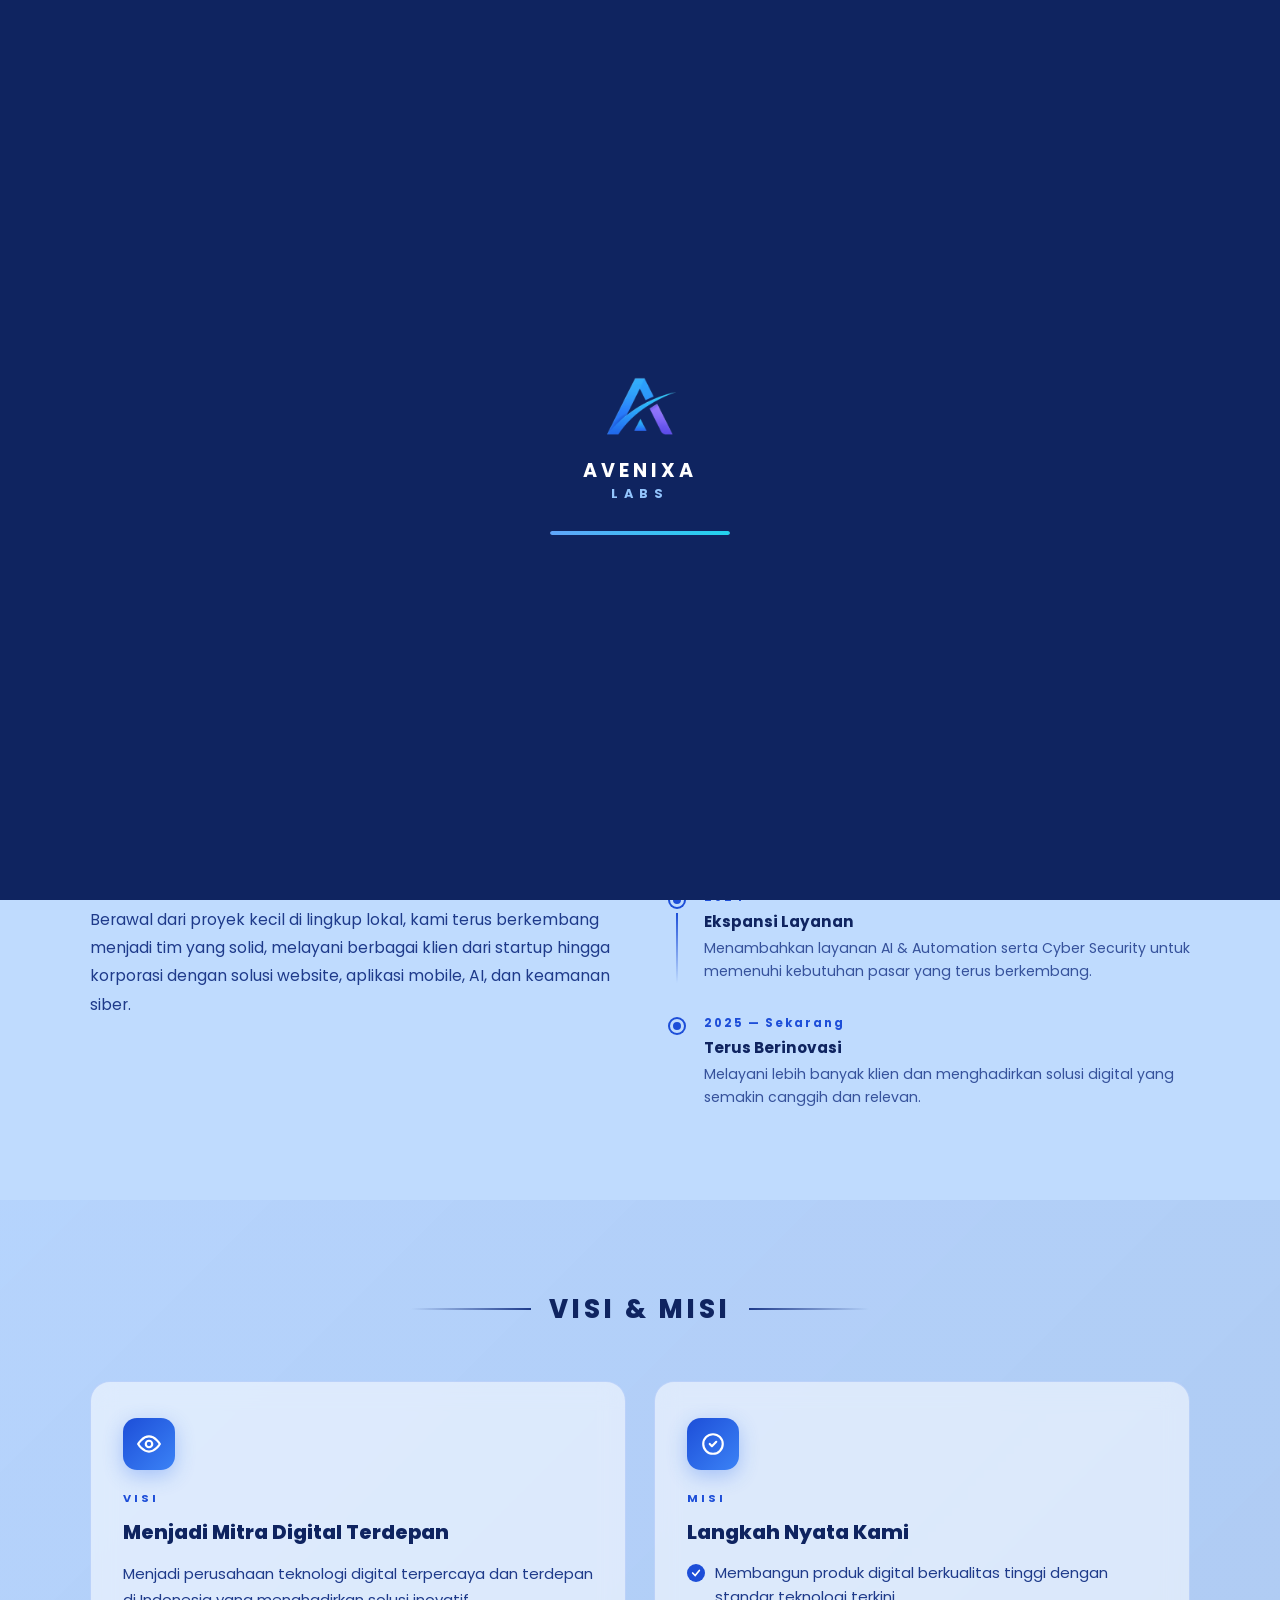
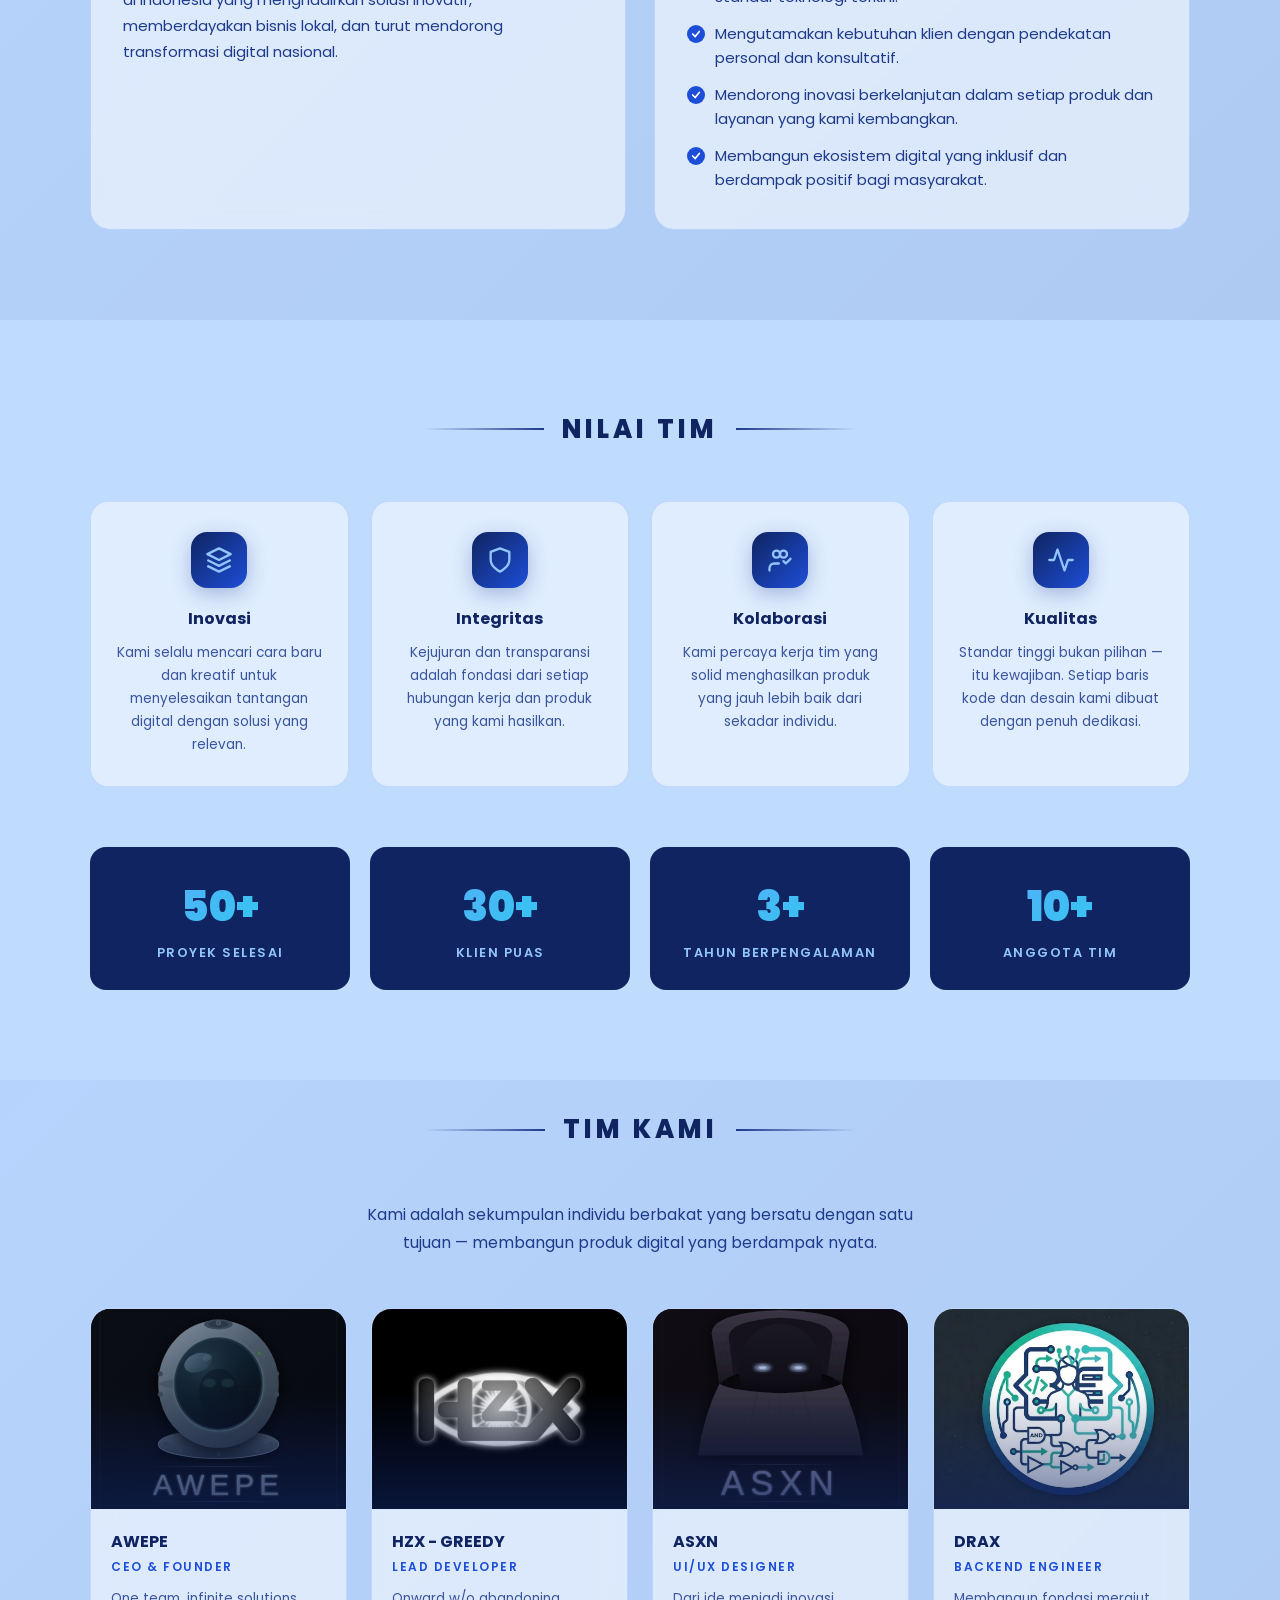
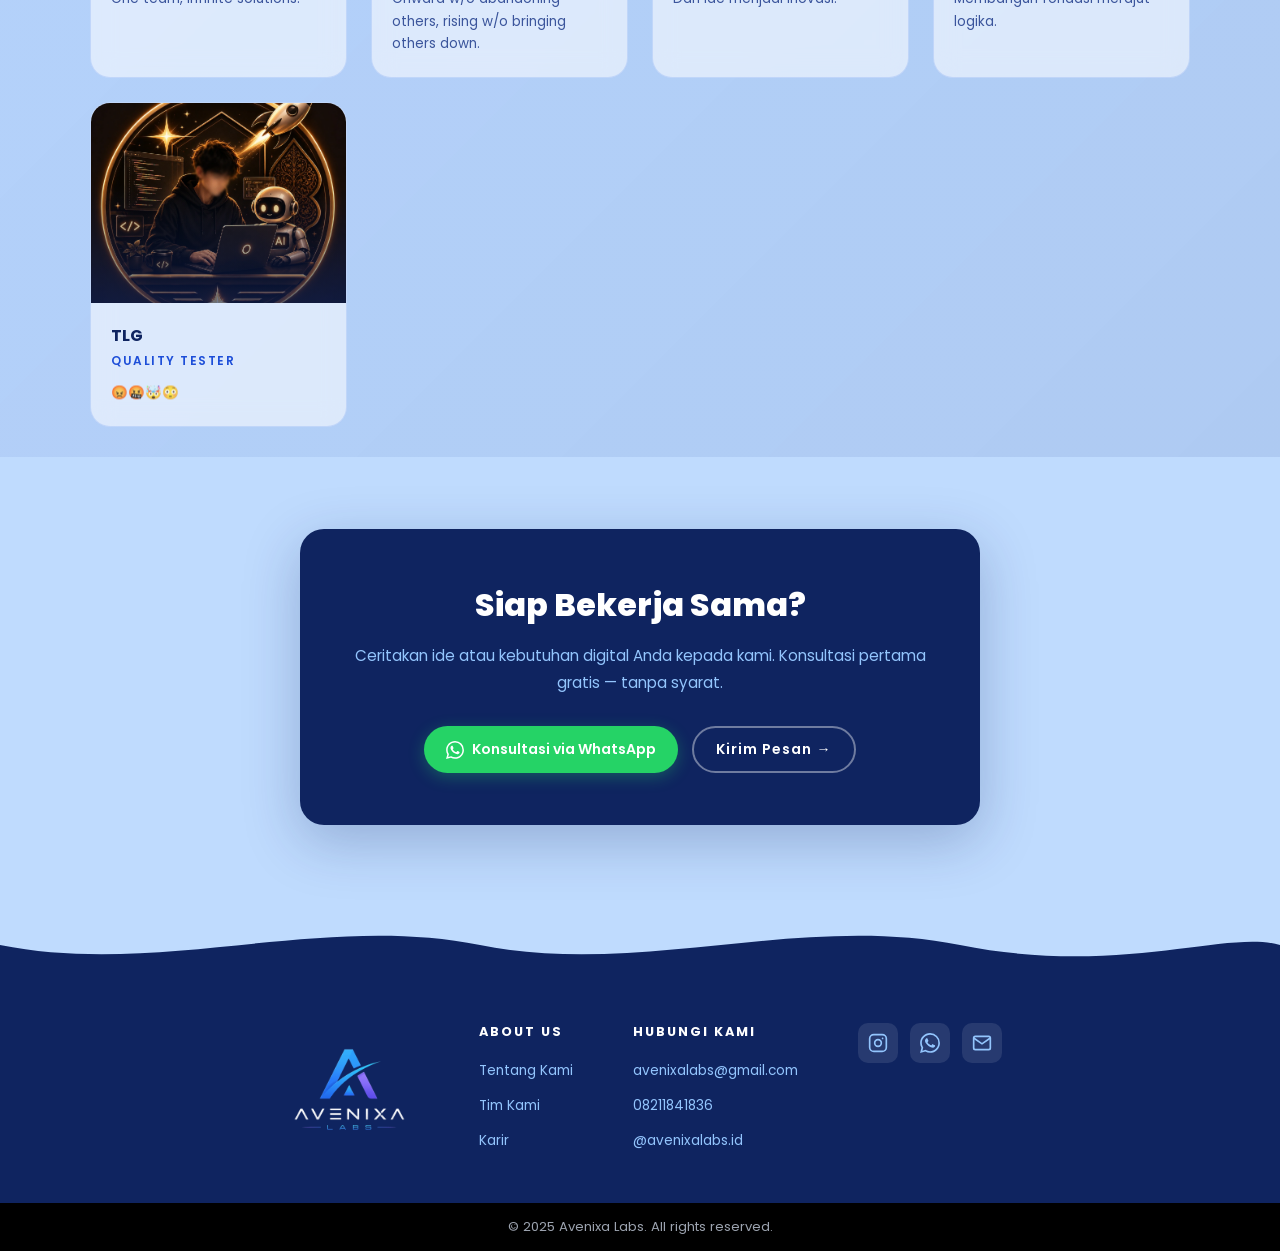
<file: tentang.html>
<!DOCTYPE html>
<html lang="id">

<head>
  <meta charset="UTF-8" />
  <meta name="viewport" content="width=device-width, initial-scale=1.0" />
  <title>Tentang Kami — Avenixa Labs</title>
  <link rel="icon" type="image/png" href="assets/logo_transparan.png" />
  <link rel="preconnect" href="https://fonts.googleapis.com" />
  <link rel="preconnect" href="https://fonts.gstatic.com" crossorigin />
  <link
    href="https://fonts.googleapis.com/css2?family=Poppins:wght@400;500;600;700;800;900&family=Inter:wght@400;500;600&display=swap"
    rel="stylesheet" />
  <style>
    /* ==============================
       ROOT & RESET
    ============================== */
    :root {
      --bg: #bfdbfe;
      --bg2: #93c5fd;
      --navy: #1e3a8a;
      --navy-dark: #0f2460;
      --navy-mid: #1d4ed8;
      --card-bg: #2563eb;
      --card-bg2: #3b82f6;
      --white: #ffffff;
      --text-dark: #1e3a8a;
      --text-light: #e0f2fe;
      --accent: #22d3ee;
      --nav-h: 72px;
      --nav-outer-h: 88px;
      --font: 'Poppins', sans-serif;
    }

    *,
    *::before,
    *::after {
      box-sizing: border-box;
      margin: 0;
      padding: 0;
    }

    html {
      scroll-behavior: smooth;
      scroll-padding-top: var(--nav-outer-h);
      overflow-x: hidden;
    }

    body {
      font-family: var(--font);
      background: var(--bg);
      color: var(--text-dark);
      overflow-x: hidden;
    }

    /* ==============================
       PARTICLE CANVAS
    ============================== */
    #particleCanvas {
      position: fixed;
      top: 0;
      left: 0;
      width: 100%;
      height: 100%;
      pointer-events: none;
      z-index: 0;
      opacity: 0.55;
    }

    /* ==============================
       LOADING SCREEN
    ============================== */
    #loadingScreen {
      position: fixed;
      inset: 0;
      background: var(--navy-dark);
      z-index: 9999;
      display: flex;
      flex-direction: column;
      align-items: center;
      justify-content: center;
      gap: 28px;
      transition: opacity 0.5s ease, visibility 0.5s ease;
    }

    #loadingScreen.hide {
      opacity: 0;
      visibility: hidden;
    }

    .loader-logo {
      display: flex;
      flex-direction: column;
      align-items: center;
      gap: 10px;
    }

    .loader-logo img {
      height: 80px;
      mix-blend-mode: screen;
      animation: pulseLogo 1.2s ease-in-out infinite;
    }

    .loader-logo span {
      color: #fff;
      font-size: 1.2rem;
      font-weight: 700;
      letter-spacing: 4px;
    }

    .loader-logo span em {
      font-style: normal;
      color: #93c5fd;
      font-size: 0.8rem;
      display: block;
      text-align: center;
      letter-spacing: 6px;
    }

    .loader-bar {
      width: 180px;
      height: 4px;
      background: rgba(255, 255, 255, .15);
      border-radius: 4px;
      overflow: hidden;
    }

    .loader-fill {
      height: 100%;
      width: 0%;
      background: linear-gradient(90deg, #60a5fa, #22d3ee);
      border-radius: 4px;
      animation: fillBar 1.8s ease forwards;
    }

    @keyframes pulseLogo {

      0%,
      100% {
        transform: scale(1);
        opacity: 1
      }

      50% {
        transform: scale(1.06);
        opacity: .85
      }
    }

    @keyframes fillBar {
      0% {
        width: 0%
      }

      100% {
        width: 100%
      }
    }

    /* ==============================
       NAVBAR
    ============================== */
    .nav-wrapper {
      position: fixed;
      top: 0;
      left: 0;
      right: 0;
      z-index: 1000;
      padding: 10px 24px;
      pointer-events: none;
    }

    #navbar {
      pointer-events: all;
      max-width: 1100px;
      margin: 0 auto;
      background: var(--navy-dark);
      height: var(--nav-h);
      border-radius: 16px;
      box-shadow: 0 4px 32px rgba(15, 36, 96, .45), 0 1px 0 rgba(255, 255, 255, .06) inset;
      border: 1px solid rgba(255, 255, 255, .07);
      transition: box-shadow .3s, background .3s;
    }

    #navbar.scrolled {
      background: rgba(15, 36, 96, .92);
      backdrop-filter: blur(16px);
      -webkit-backdrop-filter: blur(16px);
      box-shadow: 0 8px 40px rgba(15, 36, 96, .5);
    }

    .nav-inner {
      height: 100%;
      display: flex;
      align-items: center;
      justify-content: space-between;
      padding: 0 28px;
    }

    .nav-logo {
      display: flex;
      align-items: center;
      gap: 6px;
      text-decoration: none;
      flex-shrink: 0;
    }

    .nav-logo-img {
      height: 46px;
      width: auto;
      mix-blend-mode: screen;
    }

    .nav-logo-full {
      height: 50px;
      mix-blend-mode: normal;
    }

    .nav-links {
      display: flex;
      list-style: none;
      gap: 6px;
      align-items: center;
    }

    .nav-link {
      text-decoration: none;
      color: #93c5fd;
      font-size: .78rem;
      font-weight: 600;
      letter-spacing: 1.5px;
      padding: 7px 14px;
      border-radius: 8px;
      transition: color .2s, background .2s;
    }

    .nav-link:hover {
      color: #fff;
      background: rgba(255, 255, 255, .08);
    }

    .nav-link.active {
      color: #fff;
      background: rgba(255, 255, 255, .12);
    }

    .hamburger {
      display: none;
      flex-direction: column;
      gap: 5px;
      background: none;
      border: none;
      cursor: pointer;
      padding: 4px;
    }

    .hamburger span {
      display: block;
      width: 24px;
      height: 2px;
      background: #fff;
      border-radius: 2px;
      transition: all .3s;
    }

    .hamburger.open span:nth-child(1) {
      transform: translateY(7px) rotate(45deg);
    }

    .hamburger.open span:nth-child(2) {
      opacity: 0;
    }

    .hamburger.open span:nth-child(3) {
      transform: translateY(-7px) rotate(-45deg);
    }

    /* ==============================
       SECTION SHARED
    ============================== */
    .section-header {
      display: flex;
      align-items: center;
      gap: 18px;
      margin-bottom: 52px;
      justify-content: center;
    }

    .section-header h2 {
      font-size: clamp(1.3rem, 3vw, 1.6rem);
      font-weight: 800;
      letter-spacing: 4px;
      color: var(--navy-dark);
      white-space: nowrap;
    }

    .section-line {
      flex: 1;
      max-width: 120px;
      height: 2px;
      background: linear-gradient(90deg, transparent, var(--navy));
    }

    .section-line:last-child {
      background: linear-gradient(90deg, var(--navy), transparent);
    }

    /* ==============================
       PAGE HERO (tentang)
    ============================== */
    .page-hero {
      position: relative;
      min-height: 48vh;
      display: flex;
      align-items: center;
      justify-content: center;
      padding-top: var(--nav-outer-h);
      overflow: hidden;
    }

    .page-hero-bg-blob {
      position: absolute;
      border-radius: 50%;
      opacity: .35;
      pointer-events: none;
    }

    .page-blob1 {
      width: 280px;
      height: 280px;
      background: #60a5fa;
      top: -60px;
      left: -80px;
      filter: blur(55px);
    }

    .page-blob2 {
      width: 220px;
      height: 220px;
      background: #818cf8;
      bottom: -40px;
      right: -50px;
      filter: blur(55px);
    }

    .page-hero-content {
      position: relative;
      z-index: 2;
      text-align: center;
      padding: 60px 32px 64px;
      max-width: 760px;
      margin: 0 auto;
    }

    .page-hero-label {
      display: inline-block;
      font-size: .72rem;
      font-weight: 700;
      letter-spacing: 3px;
      color: var(--navy-mid);
      background: rgba(37, 99, 235, .12);
      padding: 5px 16px;
      border-radius: 50px;
      margin-bottom: 20px;
    }

    .page-hero-title {
      font-size: clamp(2.2rem, 6vw, 3.8rem);
      font-weight: 900;
      color: var(--navy-dark);
      line-height: 1.1;
      margin-bottom: 18px;
    }

    .page-hero-title span {
      color: var(--navy-mid);
    }

    .page-hero-desc {
      font-size: 1.05rem;
      color: var(--navy);
      line-height: 1.75;
      max-width: 560px;
      margin: 0 auto;
    }

    /* breadcrumb */
    .breadcrumb {
      display: flex;
      align-items: center;
      gap: 6px;
      justify-content: center;
      font-size: .78rem;
      color: var(--navy);
      margin-top: 28px;
      opacity: .7;
    }

    .breadcrumb a {
      color: var(--navy-mid);
      text-decoration: none;
    }

    .breadcrumb a:hover {
      text-decoration: underline;
    }

    /* ==============================
       SEJARAH
    ============================== */
    #sejarah {
      position: relative;
      z-index: 1;
      padding: 90px 32px;
    }

    .sejarah-inner {
      max-width: 1100px;
      margin: 0 auto;
      display: grid;
      grid-template-columns: 1fr 1fr;
      gap: 60px;
      align-items: center;
    }

    .sejarah-text h2 {
      font-size: clamp(1.6rem, 3.5vw, 2.4rem);
      font-weight: 800;
      color: var(--navy-dark);
      margin-bottom: 20px;
      line-height: 1.2;
    }

    .sejarah-text h2 span {
      color: var(--navy-mid);
    }

    .sejarah-text p {
      font-size: .98rem;
      color: var(--navy);
      line-height: 1.8;
      margin-bottom: 18px;
    }

    /* timeline */
    .timeline {
      display: flex;
      flex-direction: column;
      gap: 0;
    }

    .tl-item {
      display: flex;
      gap: 20px;
      position: relative;
      padding-bottom: 32px;
    }

    .tl-item:last-child {
      padding-bottom: 0;
    }

    .tl-left {
      display: flex;
      flex-direction: column;
      align-items: center;
    }

    .tl-dot {
      width: 14px;
      height: 14px;
      border-radius: 50%;
      background: var(--navy-mid);
      border: 3px solid var(--bg);
      box-shadow: 0 0 0 2px var(--navy-mid);
      flex-shrink: 0;
      margin-top: 4px;
    }

    .tl-line {
      flex: 1;
      width: 2px;
      background: linear-gradient(to bottom, var(--navy-mid), transparent);
      margin-top: 6px;
    }

    .tl-item:last-child .tl-line {
      display: none;
    }

    .tl-year {
      font-size: .72rem;
      font-weight: 700;
      letter-spacing: 2px;
      color: var(--navy-mid);
      margin-bottom: 4px;
    }

    .tl-title {
      font-size: .95rem;
      font-weight: 700;
      color: var(--navy-dark);
      margin-bottom: 4px;
    }

    .tl-desc {
      font-size: .88rem;
      color: var(--navy);
      line-height: 1.65;
      opacity: .85;
    }

    /* ==============================
       VISI & MISI
    ============================== */
    #visi-misi {
      position: relative;
      z-index: 1;
      padding: 90px 32px;
      background: linear-gradient(135deg, rgba(37, 99, 235, .06) 0%, rgba(30, 58, 138, .1) 100%);
    }

    .visi-misi-inner {
      max-width: 1100px;
      margin: 0 auto;
    }

    .vm-grid {
      display: grid;
      grid-template-columns: 1fr 1fr;
      gap: 28px;
      margin-top: 0;
    }

    .vm-card {
      background: rgba(255, 255, 255, .55);
      backdrop-filter: blur(12px);
      -webkit-backdrop-filter: blur(12px);
      border: 1px solid rgba(37, 99, 235, .18);
      border-radius: 20px;
      padding: 36px 32px;
      transition: transform .3s, box-shadow .3s;
    }

    .vm-card:hover {
      transform: translateY(-4px);
      box-shadow: 0 16px 48px rgba(30, 58, 138, .14);
    }

    .vm-icon {
      width: 52px;
      height: 52px;
      background: linear-gradient(135deg, var(--navy-mid), var(--card-bg2));
      border-radius: 14px;
      display: flex;
      align-items: center;
      justify-content: center;
      margin-bottom: 20px;
      box-shadow: 0 6px 20px rgba(37, 99, 235, .3);
    }

    .vm-label {
      font-size: .7rem;
      font-weight: 700;
      letter-spacing: 3px;
      color: var(--navy-mid);
      margin-bottom: 10px;
    }

    .vm-card h3 {
      font-size: 1.25rem;
      font-weight: 800;
      color: var(--navy-dark);
      margin-bottom: 14px;
    }

    .vm-card p {
      font-size: .93rem;
      color: var(--navy);
      line-height: 1.75;
    }

    .misi-list {
      list-style: none;
      display: flex;
      flex-direction: column;
      gap: 12px;
    }

    .misi-list li {
      display: flex;
      align-items: flex-start;
      gap: 10px;
      font-size: .93rem;
      color: var(--navy);
      line-height: 1.65;
    }

    .misi-check {
      flex-shrink: 0;
      margin-top: 3px;
      width: 18px;
      height: 18px;
      background: var(--navy-mid);
      border-radius: 50%;
      display: flex;
      align-items: center;
      justify-content: center;
    }

    /* ==============================
       NILAI
    ============================== */
    #nilai {
      position: relative;
      z-index: 1;
      padding: 90px 32px;
    }

    .nilai-inner {
      max-width: 1100px;
      margin: 0 auto;
    }

    .nilai-grid {
      display: grid;
      grid-template-columns: repeat(4, 1fr);
      gap: 22px;
    }

    .nilai-card {
      background: rgba(255, 255, 255, .5);
      backdrop-filter: blur(10px);
      border: 1px solid rgba(37, 99, 235, .15);
      border-radius: 18px;
      padding: 30px 24px;
      text-align: center;
      transition: transform .3s, box-shadow .3s;
      opacity: 0;
      transform: translateY(20px);
      transition: opacity .5s ease, transform .5s ease, box-shadow .3s;
    }

    .nilai-card.visible {
      opacity: 1;
      transform: translateY(0);
    }

    .nilai-card:hover {
      box-shadow: 0 12px 36px rgba(30, 58, 138, .14);
      transform: translateY(-4px) !important;
    }

    .nilai-icon {
      width: 56px;
      height: 56px;
      background: linear-gradient(135deg, var(--navy-dark), var(--navy-mid));
      border-radius: 16px;
      margin: 0 auto 18px;
      display: flex;
      align-items: center;
      justify-content: center;
      box-shadow: 0 6px 20px rgba(30, 58, 138, .3);
    }

    .nilai-card h3 {
      font-size: 1rem;
      font-weight: 700;
      color: var(--navy-dark);
      margin-bottom: 10px;
    }

    .nilai-card p {
      font-size: .85rem;
      color: var(--navy);
      line-height: 1.7;
      opacity: .85;
    }

    /* stats strip */
    .stats-strip {
      max-width: 1100px;
      margin: 60px auto 0;
      display: grid;
      grid-template-columns: repeat(4, 1fr);
      gap: 20px;
    }

    .stat-item {
      background: var(--navy-dark);
      border-radius: 16px;
      padding: 28px 20px;
      text-align: center;
    }

    .stat-num {
      font-size: clamp(1.8rem, 4vw, 2.6rem);
      font-weight: 900;
      color: #fff;
      background: linear-gradient(135deg, #60a5fa, #22d3ee);
      -webkit-background-clip: text;
      -webkit-text-fill-color: transparent;
      background-clip: text;
      display: block;
    }

    .stat-label {
      font-size: .8rem;
      color: #93c5fd;
      letter-spacing: 1.5px;
      font-weight: 600;
      margin-top: 6px;
    }

    /* ==============================
       TIM KAMI
    ============================== */
    #tim {
      position: relative;
      z-index: 1;
      padding: 30px 32px;
      background: linear-gradient(135deg, rgba(37, 99, 235, .06) 0%, rgba(30, 58, 138, .1) 100%);
    }

    .tim-inner {
      max-width: 1100px;
      margin: 0 auto;
    }

    .tim-intro {
      text-align: center;
      max-width: 580px;
      margin: 0 auto 52px;
      font-size: .98rem;
      color: var(--navy);
      line-height: 1.75;
    }

    .tim-grid {
      display: grid;
      grid-template-columns: repeat(4, 1fr);
      gap: 24px;
    }

    .tim-card {
      background: rgba(255, 255, 255, .55);
      backdrop-filter: blur(12px);
      border: 1px solid rgba(37, 99, 235, .15);
      border-radius: 20px;
      overflow: hidden;
      transition: transform .3s, box-shadow .3s;
      opacity: 0;
      transform: translateY(20px);
    }

    .tim-card.visible {
      opacity: 1;
      transform: translateY(0);
      transition: opacity .5s ease, transform .5s ease, box-shadow .3s;
    }

    .tim-card:hover {
      transform: translateY(-6px) !important;
      box-shadow: 0 20px 56px rgba(30, 58, 138, .18);
    }

    .tim-img-wrap {
      position: relative;
      height: 200px;
      background: linear-gradient(135deg, var(--navy-dark), var(--navy-mid));
      display: flex;
      align-items: center;
      justify-content: center;
      overflow: hidden;
    }

    .tim-img-wrap img {
      width: 100%;
      height: 100%;
      object-fit: cover;
      display: block;
    }

    .tim-img-placeholder {
      display: flex;
      flex-direction: column;
      align-items: center;
      gap: 10px;
    }

    .tim-img-placeholder svg {
      opacity: .5;
    }

    .tim-img-placeholder span {
      color: rgba(255, 255, 255, .4);
      font-size: .78rem;
      letter-spacing: 1px;
    }

    .tim-overlay {
      position: absolute;
      inset: 0;
      background: linear-gradient(to top, rgba(15, 36, 96, .6) 0%, transparent 60%);
    }

    .tim-body {
      padding: 20px 20px 22px;
    }

    .tim-name {
      font-size: 1rem;
      font-weight: 700;
      color: var(--navy-dark);
      margin-bottom: 4px;
    }

    .tim-role {
      font-size: .75rem;
      font-weight: 600;
      letter-spacing: 1.5px;
      color: var(--navy-mid);
      margin-bottom: 12px;
      text-transform: uppercase;
    }

    .tim-desc {
      font-size: .84rem;
      color: var(--navy);
      line-height: 1.65;
      opacity: .85;
    }

    /* ==============================
       CTA STRIP
    ============================== */
    .cta-strip {
      position: relative;
      z-index: 1;
      padding: 72px 32px;
      text-align: center;
    }

    .cta-inner {
      max-width: 680px;
      margin: 0 auto;
      background: var(--navy-dark);
      border-radius: 24px;
      padding: 52px 40px;
      box-shadow: 0 16px 56px rgba(15, 36, 96, .25);
    }

    .cta-inner h2 {
      font-size: clamp(1.4rem, 3.5vw, 2rem);
      font-weight: 800;
      color: #fff;
      margin-bottom: 14px;
    }

    .cta-inner p {
      font-size: .95rem;
      color: #93c5fd;
      line-height: 1.75;
      margin-bottom: 30px;
    }

    .cta-btns {
      display: flex;
      gap: 14px;
      flex-wrap: wrap;
      justify-content: center;
    }

    .btn-wa {
      display: inline-flex;
      align-items: center;
      gap: 8px;
      background: #25D366;
      color: #fff;
      padding: 12px 22px;
      border-radius: 50px;
      font-weight: 600;
      font-size: .88rem;
      text-decoration: none;
      transition: transform .2s, box-shadow .2s;
      box-shadow: 0 4px 16px rgba(37, 211, 102, .3);
    }

    .btn-wa:hover {
      transform: translateY(-2px);
      box-shadow: 0 6px 20px rgba(37, 211, 102, .4);
    }

    .btn-outline-light {
      display: inline-flex;
      align-items: center;
      gap: 6px;
      border: 2px solid rgba(255, 255, 255, .4);
      color: #fff;
      padding: 11px 22px;
      border-radius: 50px;
      font-weight: 600;
      font-size: .88rem;
      text-decoration: none;
      letter-spacing: 1px;
      transition: border-color .2s, background .2s;
    }

    .btn-outline-light:hover {
      border-color: #fff;
      background: rgba(255, 255, 255, .1);
    }

    /* ==============================
       FOOTER
    ============================== */
    #footer {
      position: relative;
      z-index: 1;
    }

    .footer-wave svg {
      width: 100%;
      height: 80px;
      display: block;
      margin-bottom: -2px;
    }

    .footer-body {
      background: var(--navy-dark);
      display: flex;
      align-items: flex-start;
      justify-content: center;
      gap: 60px;
      padding: 48px 32px 40px;
      flex-wrap: wrap;
    }

    .footer-logo {
      display: flex;
      align-items: center;
    }

    .footer-logo-img {
      height: 140px;
      width: auto;
      mix-blend-mode: screen;
    }

    .footer-col h4 {
      font-size: .8rem;
      font-weight: 700;
      letter-spacing: 2px;
      color: #fff;
      margin-bottom: 16px;
    }

    .footer-col ul {
      list-style: none;
      display: flex;
      flex-direction: column;
      gap: 10px;
    }

    .footer-col li a {
      text-decoration: none;
      color: #93c5fd;
      font-size: .85rem;
      transition: color .2s;
    }

    .footer-col li a:hover {
      color: #fff;
    }

    .footer-sosmed {
      display: flex;
      gap: 12px;
      align-items: center;
    }

    .sosmed-btn {
      width: 40px;
      height: 40px;
      border-radius: 10px;
      background: rgba(255, 255, 255, .1);
      display: flex;
      align-items: center;
      justify-content: center;
      color: #93c5fd;
      text-decoration: none;
      transition: background .2s, color .2s;
    }

    .sosmed-btn:hover {
      background: rgba(255, 255, 255, .2);
      color: #fff;
    }

    .footer-copy {
      background: #000;
      text-align: center;
      padding: 14px;
      color: #9ca3af;
      font-size: .82rem;
    }

    /* ==============================
       BACK TO TOP
    ============================== */
    #backToTop {
      position: fixed;
      bottom: 2rem;
      right: 2rem;
      z-index: 99999;
      width: 48px;
      height: 48px;
      border-radius: 50%;
      background: linear-gradient(135deg, #1e40af, #3b82f6);
      border: none;
      color: #fff;
      cursor: pointer;
      display: flex;
      align-items: center;
      justify-content: center;
      box-shadow: 0 4px 20px rgba(59, 130, 246, .5);
      opacity: 0;
      visibility: hidden;
      transform: translateY(16px);
      transition: opacity .3s, visibility .3s, transform .3s, box-shadow .3s;
    }

    #backToTop.show {
      opacity: 1;
      visibility: visible;
      transform: translateY(0);
    }

    #backToTop:hover {
      box-shadow: 0 8px 28px rgba(59, 130, 246, .7);
      transform: translateY(-3px);
    }

    /* ==============================
       RESPONSIVE
    ============================== */
    @media (max-width: 900px) {
      .nilai-grid {
        grid-template-columns: repeat(2, 1fr);
      }

      .stats-strip {
        grid-template-columns: repeat(2, 1fr);
      }

      .tim-grid {
        grid-template-columns: repeat(2, 1fr);
      }
    }

    @media (max-width: 768px) {
      :root {
        --nav-outer-h: 80px;
      }

      .nav-wrapper {
        padding: 8px 16px;
      }

      #navbar {
        border-radius: 14px;
      }

      .hamburger {
        display: flex;
      }

      .nav-links {
        position: fixed;
        top: var(--nav-outer-h);
        left: 16px;
        right: 16px;
        background: var(--navy-dark);
        border-radius: 14px;
        flex-direction: column;
        align-items: center;
        gap: 0;
        max-height: 0;
        overflow: hidden;
        transition: max-height 0.4s ease-in-out, padding 0.4s ease-in-out, box-shadow 0.4s ease-in-out;
        padding: 0;
        box-shadow: none;
      }

      .nav-links.open {
        max-height: 400px;
        padding: 12px 0;
        box-shadow: 0 12px 36px rgba(15, 36, 96, .4);
      }

      .nav-links li {
        width: 100%;
        text-align: center;
      }

      .nav-link {
        display: block;
        padding: 13px;
        font-size: .9rem;
        border-radius: 0;
        border-bottom: 1px solid rgba(255, 255, 255, .06);
      }

      .sejarah-inner {
        grid-template-columns: 1fr;
        gap: 40px;
      }

      .vm-grid {
        grid-template-columns: 1fr;
      }

      .section-line {
        max-width: 60px;
      }

      .footer-body {
        gap: 32px;
        padding: 40px 24px 32px;
        text-align: center;
      }

      .footer-logo {
        width: 100%;
        justify-content: center;
      }

      .footer-logo-img {
        height: 120px;
      }

      .footer-sosmed {
        justify-content: center;
      }

      .page-hero-content {
        padding: 48px 24px 52px;
      }

      .cta-inner {
        padding: 36px 24px;
      }

      #sejarah,
      #visi-misi,
      #nilai {
        padding: 60px 20px;
      }
      #tim {
        padding: 40px 42px;
      }
    }

    @media (max-width: 600px) {
      .tim-grid {
        grid-template-columns: 1fr;
      }

      .nilai-grid {
        grid-template-columns: 1fr 1fr;
      }

      .stats-strip {
        grid-template-columns: 1fr 1fr;
      }
    }

    @media (max-width: 480px) {
      :root {
        --nav-outer-h: 72px;
      }

      .nav-wrapper {
        padding: 6px 12px;
      }

      #navbar {
        border-radius: 12px;
        height: 60px;
      }

      .nav-logo-img {
        height: 38px;
      }

      .nilai-grid {
        grid-template-columns: 1fr;
      }

      .stats-strip {
        grid-template-columns: 1fr 1fr;
      }

      .page-hero-title {
        font-size: 2rem;
      }

      .cta-btns {
        flex-direction: column;
        align-items: center;
      }

      .btn-wa,
      .btn-outline-light {
        width: 100%;
        max-width: 280px;
        justify-content: center;
      }
    }
  </style>
</head>

<body>

  <!-- LOADING SCREEN -->
  <div id="loadingScreen">
    <div class="loader-logo">
      <img src="assets/logo_transparan.png" alt="Avenixa Labs" />
      <span>AVENIXA <em>LABS</em></span>
    </div>
    <div class="loader-bar">
      <div class="loader-fill"></div>
    </div>
  </div>

  <!-- PARTICLE CANVAS -->
  <canvas id="particleCanvas"></canvas>

  <!-- NAVBAR -->
  <div class="nav-wrapper" id="navWrapper">
    <nav id="navbar">
      <div class="nav-inner">
        <a href="index.html" class="nav-logo">
          <img src="assets/logo_transparan.png" alt="Avenixa Labs" class="nav-logo-img" />
          <img src="assets/text_logo.png" alt="Avenixa Labs" class="nav-logo-img nav-logo-full" />
        </a>
        <ul class="nav-links" id="navLinks">
          <li><a href="index.html" class="nav-link">HOME</a></li>
          <li><a href="index.html#layanan" class="nav-link">LAYANAN</a></li>
          <li><a href="index.html#portofolio" class="nav-link">PORTOFOLIO</a></li>
          <li><a href="tentang.html" class="nav-link active">TENTANG KAMI</a></li>
          <li><a href="index.html#blog" class="nav-link">BLOG</a></li>
          <li><a href="index.html#kontak" class="nav-link">KONTAK</a></li>
        </ul>
        <button class="hamburger" id="hamburger" aria-label="Toggle menu">
          <span></span><span></span><span></span>
        </button>
      </div>
    </nav>
  </div>

  <!-- PAGE HERO -->
  <section class="page-hero">
    <div class="page-hero-bg-blob page-blob1"></div>
    <div class="page-hero-bg-blob page-blob2"></div>
    <div class="page-hero-content">
      <span class="page-hero-label">ABOUT US</span>
      <h1 class="page-hero-title">Tentang <span>Avenixa</span> Labs</h1>
      <p class="page-hero-desc">Kami adalah tim yang bersemangat membangun solusi digital inovatif untuk membantu bisnis
        dan organisasi tumbuh di era modern.</p>
      <nav class="breadcrumb" aria-label="breadcrumb">
        <a href="index.html">Home</a>
        <svg width="14" height="14" viewBox="0 0 24 24" fill="none">
          <polyline points="9,18 15,12 9,6" stroke="currentColor" stroke-width="2" stroke-linecap="round" /></svg>
        <span>Tentang Kami</span>
      </nav>
    </div>
  </section>

  <!-- ========== SEJARAH ========== -->
  <section id="sejarah">
    <div class="sejarah-inner">
      <div class="sejarah-text">
        <h2>Perjalanan Kami <span>Dimulai</span></h2>
        <p>Avenixa Labs lahir dari semangat sekelompok anak muda yang percaya bahwa teknologi dapat menjadi katalisator
          perubahan nyata — bukan hanya alat, tetapi solusi yang bermakna bagi masyarakat dan dunia usaha.</p>
        <p>Berawal dari proyek kecil di lingkup lokal, kami terus berkembang menjadi tim yang solid, melayani berbagai
          klien dari startup hingga korporasi dengan solusi website, aplikasi mobile, AI, dan keamanan siber.</p>
      </div>
      <div class="timeline">
        <div class="tl-item">
          <div class="tl-left">
            <div class="tl-dot"></div>
            <div class="tl-line"></div>
          </div>
          <div class="tl-content">
            <div class="tl-year">2022</div>
            <div class="tl-title">Ide & Pendirian</div>
            <div class="tl-desc">Avenixa Labs berdiri dengan visi menjadi mitra digital terpercaya untuk bisnis di
              Indonesia.</div>
          </div>
        </div>
        <div class="tl-item">
          <div class="tl-left">
            <div class="tl-dot"></div>
            <div class="tl-line"></div>
          </div>
          <div class="tl-content">
            <div class="tl-year">2023</div>
            <div class="tl-title">Proyek Pertama & Pertumbuhan Tim</div>
            <div class="tl-desc">Menyelesaikan proyek pertama dan mulai membangun tim inti yang beragam keahliannya.
            </div>
          </div>
        </div>
        <div class="tl-item">
          <div class="tl-left">
            <div class="tl-dot"></div>
            <div class="tl-line"></div>
          </div>
          <div class="tl-content">
            <div class="tl-year">2024</div>
            <div class="tl-title">Ekspansi Layanan</div>
            <div class="tl-desc">Menambahkan layanan AI & Automation serta Cyber Security untuk memenuhi kebutuhan pasar
              yang terus berkembang.</div>
          </div>
        </div>
        <div class="tl-item">
          <div class="tl-left">
            <div class="tl-dot"></div>
          </div>
          <div class="tl-content">
            <div class="tl-year">2025 — Sekarang</div>
            <div class="tl-title">Terus Berinovasi</div>
            <div class="tl-desc">Melayani lebih banyak klien dan menghadirkan solusi digital yang semakin canggih dan
              relevan.</div>
          </div>
        </div>
      </div>
    </div>
  </section>

  <!-- ========== VISI & MISI ========== -->
  <section id="visi-misi">
    <div class="visi-misi-inner">
      <div class="section-header">
        <div class="section-line"></div>
        <h2>VISI & MISI</h2>
        <div class="section-line"></div>
      </div>
      <div class="vm-grid">
        <!-- VISI -->
        <div class="vm-card">
          <div class="vm-icon">
            <svg width="26" height="26" viewBox="0 0 24 24" fill="none">
              <circle cx="12" cy="12" r="3" stroke="#fff" stroke-width="2" />
              <path d="M2 12s4-7 10-7 10 7 10 7-4 7-10 7-10-7-10-7z" stroke="#fff" stroke-width="2" />
            </svg>
          </div>
          <div class="vm-label">VISI</div>
          <h3>Menjadi Mitra Digital Terdepan</h3>
          <p>Menjadi perusahaan teknologi digital terpercaya dan terdepan di Indonesia yang menghadirkan solusi
            inovatif, memberdayakan bisnis lokal, dan turut mendorong transformasi digital nasional.</p>
        </div>
        <!-- MISI -->
        <div class="vm-card">
          <div class="vm-icon">
            <svg width="26" height="26" viewBox="0 0 24 24" fill="none">
              <path d="M9 12l2 2 4-4" stroke="#fff" stroke-width="2" stroke-linecap="round" stroke-linejoin="round" />
              <path d="M21 12c0 4.97-4.03 9-9 9s-9-4.03-9-9 4.03-9 9-9 9 4.03 9 9z" stroke="#fff" stroke-width="2" />
            </svg>
          </div>
          <div class="vm-label">MISI</div>
          <h3>Langkah Nyata Kami</h3>
          <ul class="misi-list">
            <li>
              <span class="misi-check">
                <svg width="10" height="10" viewBox="0 0 12 12" fill="none">
                  <polyline points="2,6 5,9 10,3" stroke="#fff" stroke-width="2" stroke-linecap="round" /></svg>
              </span>
              Membangun produk digital berkualitas tinggi dengan standar teknologi terkini.
            </li>
            <li>
              <span class="misi-check">
                <svg width="10" height="10" viewBox="0 0 12 12" fill="none">
                  <polyline points="2,6 5,9 10,3" stroke="#fff" stroke-width="2" stroke-linecap="round" /></svg>
              </span>
              Mengutamakan kebutuhan klien dengan pendekatan personal dan konsultatif.
            </li>
            <li>
              <span class="misi-check">
                <svg width="10" height="10" viewBox="0 0 12 12" fill="none">
                  <polyline points="2,6 5,9 10,3" stroke="#fff" stroke-width="2" stroke-linecap="round" /></svg>
              </span>
              Mendorong inovasi berkelanjutan dalam setiap produk dan layanan yang kami kembangkan.
            </li>
            <li>
              <span class="misi-check">
                <svg width="10" height="10" viewBox="0 0 12 12" fill="none">
                  <polyline points="2,6 5,9 10,3" stroke="#fff" stroke-width="2" stroke-linecap="round" /></svg>
              </span>
              Membangun ekosistem digital yang inklusif dan berdampak positif bagi masyarakat.
            </li>
          </ul>
        </div>
      </div>
    </div>
  </section>

  <!-- ========== NILAI PERUSAHAAN ========== -->
  <section id="nilai">
    <div class="nilai-inner">
      <div class="section-header">
        <div class="section-line"></div>
        <h2>NILAI TIM</h2>
        <div class="section-line"></div>
      </div>
      <div class="nilai-grid">
        <div class="nilai-card">
          <div class="nilai-icon">
            <svg width="28" height="28" viewBox="0 0 24 24" fill="none">
              <path d="M12 2L2 7l10 5 10-5-10-5z" stroke="#93c5fd" stroke-width="2" stroke-linejoin="round" />
              <path d="M2 17l10 5 10-5" stroke="#93c5fd" stroke-width="2" stroke-linejoin="round" />
              <path d="M2 12l10 5 10-5" stroke="#93c5fd" stroke-width="2" stroke-linejoin="round" />
            </svg>
          </div>
          <h3>Inovasi</h3>
          <p>Kami selalu mencari cara baru dan kreatif untuk menyelesaikan tantangan digital dengan solusi yang relevan.
          </p>
        </div>
        <div class="nilai-card">
          <div class="nilai-icon">
            <svg width="28" height="28" viewBox="0 0 24 24" fill="none">
              <path d="M12 22s8-4 8-10V5l-8-3-8 3v7c0 6 8 10 8 10z" stroke="#93c5fd" stroke-width="2"
                stroke-linejoin="round" />
            </svg>
          </div>
          <h3>Integritas</h3>
          <p>Kejujuran dan transparansi adalah fondasi dari setiap hubungan kerja dan produk yang kami hasilkan.</p>
        </div>
        <div class="nilai-card">
          <div class="nilai-icon">
            <svg width="28" height="28" viewBox="0 0 24 24" fill="none">
              <circle cx="9" cy="7" r="3" stroke="#93c5fd" stroke-width="2" />
              <circle cx="15" cy="7" r="3" stroke="#93c5fd" stroke-width="2" />
              <path d="M3 21v-2a4 4 0 014-4h4" stroke="#93c5fd" stroke-width="2" stroke-linecap="round" />
              <path d="M15 13l2 2 4-4" stroke="#93c5fd" stroke-width="2" stroke-linecap="round"
                stroke-linejoin="round" />
            </svg>
          </div>
          <h3>Kolaborasi</h3>
          <p>Kami percaya kerja tim yang solid menghasilkan produk yang jauh lebih baik dari sekadar individu.</p>
        </div>
        <div class="nilai-card">
          <div class="nilai-icon">
            <svg width="28" height="28" viewBox="0 0 24 24" fill="none">
              <polyline points="22,12 18,12 15,21 9,3 6,12 2,12" stroke="#93c5fd" stroke-width="2"
                stroke-linecap="round" stroke-linejoin="round" />
            </svg>
          </div>
          <h3>Kualitas</h3>
          <p>Standar tinggi bukan pilihan — itu kewajiban. Setiap baris kode dan desain kami dibuat dengan penuh
            dedikasi.</p>
        </div>
      </div>

      <!-- STATS -->
      <div class="stats-strip">
        <div class="stat-item">
          <span class="stat-num">50+</span>
          <div class="stat-label">PROYEK SELESAI</div>
        </div>
        <div class="stat-item">
          <span class="stat-num">30+</span>
          <div class="stat-label">KLIEN PUAS</div>
        </div>
        <div class="stat-item">
          <span class="stat-num">3+</span>
          <div class="stat-label">TAHUN BERPENGALAMAN</div>
        </div>
        <div class="stat-item">
          <span class="stat-num">10+</span>
          <div class="stat-label">ANGGOTA TIM</div>
        </div>
      </div>
    </div>
  </section>

  <!-- ========== TIM KAMI ========== -->
  <section id="tim">
    <div class="tim-inner">
      <div class="section-header">
        <div class="section-line"></div>
        <h2>TIM KAMI</h2>
        <div class="section-line"></div>
      </div>
      <p class="tim-intro">Kami adalah sekumpulan individu berbakat yang bersatu dengan satu tujuan — membangun produk
        digital yang berdampak nyata.</p>

      <div class="tim-grid">
        <!-- Card 1 -->
        <div class="tim-card">
          <div class="tim-img-wrap">
            <img src="assets/logoAWP.svg" alt="Nama Anggota 1"
              onerror="this.style.display='none';this.nextElementSibling.style.display='flex';" />
            <div class="tim-img-placeholder" style="display:none;">
              <svg width="48" height="48" viewBox="0 0 24 24" fill="none">
                <circle cx="12" cy="8" r="4" stroke="#93c5fd" stroke-width="1.5" />
                <path d="M4 20c0-4 3.6-7 8-7s8 3 8 7" stroke="#93c5fd" stroke-width="1.5" stroke-linecap="round" />
              </svg>
              <span>FOTO TIM</span>
            </div>
            <div class="tim-overlay"></div>
          </div>
          <div class="tim-body">
            <div class="tim-name">AWEPE</div>
            <div class="tim-role">CEO & Founder</div>
            <div class="tim-desc">One team, infinite solutions.</div>
          </div>
        </div>
        <!-- Card 2 -->
        <div class="tim-card">
          <div class="tim-img-wrap">
            <img src="assets/hzx.webp" alt="HZX"
              onerror="this.style.display='none';this.nextElementSibling.style.display='flex';" />
            <div class="tim-img-placeholder" style="display:none;">
              <svg width="48" height="48" viewBox="0 0 24 24" fill="none">
                <circle cx="12" cy="8" r="4" stroke="#93c5fd" stroke-width="1.5" />
                <path d="M4 20c0-4 3.6-7 8-7s8 3 8 7" stroke="#93c5fd" stroke-width="1.5" stroke-linecap="round" />
              </svg>
              <span>FOTO TIM</span>
            </div>
            <div class="tim-overlay"></div>
          </div>
          <div class="tim-body">
            <div class="tim-name">HZX - GREEDY</div>
            <div class="tim-role">Lead Developer</div>
            <div class="tim-desc">Onward w/o abandoning others, rising w/o bringing others down.</div>
          </div>
        </div>
        <!-- Card 3 -->
        <div class="tim-card">
          <div class="tim-img-wrap">
            <img src="assets/logoASXN.svg" alt="Nama Anggota 3"
              onerror="this.style.display='none';this.nextElementSibling.style.display='flex';" />
            <div class="tim-img-placeholder" style="display:none;">
              <svg width="48" height="48" viewBox="0 0 24 24" fill="none">
                <circle cx="12" cy="8" r="4" stroke="#93c5fd" stroke-width="1.5" />
                <path d="M4 20c0-4 3.6-7 8-7s8 3 8 7" stroke="#93c5fd" stroke-width="1.5" stroke-linecap="round" />
              </svg>
              <span>FOTO TIM</span>
            </div>
            <div class="tim-overlay"></div>
          </div>
          <div class="tim-body">
            <div class="tim-name">ASXN</div>
            <div class="tim-role">UI/UX Designer</div>
            <div class="tim-desc">Dari ide menjadi inovasi.</div>
          </div>
        </div>
        <!-- Card 4 -->
        <div class="tim-card">
          <div class="tim-img-wrap">
            <img src="assets/drax.webp" alt="Nama Anggota 4"
              onerror="this.style.display='none';this.nextElementSibling.style.display='flex';" />
            <div class="tim-img-placeholder" style="display:none;">
              <svg width="48" height="48" viewBox="0 0 24 24" fill="none">
                <circle cx="12" cy="8" r="4" stroke="#93c5fd" stroke-width="1.5" />
                <path d="M4 20c0-4 3.6-7 8-7s8 3 8 7" stroke="#93c5fd" stroke-width="1.5" stroke-linecap="round" />
              </svg>
              <span>FOTO TIM</span>
            </div>
            <div class="tim-overlay"></div>
          </div>
          <div class="tim-body">
            <div class="tim-name">DRAX</div>
            <div class="tim-role">Backend Engineer</div>
            <div class="tim-desc">Membangun fondasi merajut logika.</div>
          </div>
        </div>
        <!-- Card 5 -->
        <div class="tim-card">
          <div class="tim-img-wrap">
            <img src="assets/tlg.webp" alt="Nama Anggota 4"
              onerror="this.style.display='none';this.nextElementSibling.style.display='flex';" />
            <div class="tim-img-placeholder" style="display:none;">
              <svg width="48" height="48" viewBox="0 0 24 24" fill="none">
                <circle cx="12" cy="8" r="4" stroke="#93c5fd" stroke-width="1.5" />
                <path d="M4 20c0-4 3.6-7 8-7s8 3 8 7" stroke="#93c5fd" stroke-width="1.5" stroke-linecap="round" />
              </svg>
              <span>FOTO TIM</span>
            </div>
            <div class="tim-overlay"></div>
          </div>
          <div class="tim-body">
            <div class="tim-name">TLG</div>
            <div class="tim-role">QUALITY TESTER</div>
            <div class="tim-desc">😡🤬🤯😳</div>
          </div>
        </div>
      </div>
    </div>
  </section>

  <!-- CTA STRIP -->
  <div class="cta-strip">
    <div class="cta-inner">
      <h2>Siap Bekerja Sama?</h2>
      <p>Ceritakan ide atau kebutuhan digital Anda kepada kami. Konsultasi pertama gratis — tanpa syarat.</p>
      <div class="cta-btns">
        <a href="https://wa.me/628211841836" class="btn-wa" target="_blank">
          <svg width="18" height="18" viewBox="0 0 24 24" fill="currentColor">
            <path
              d="M17.472 14.382c-.297-.149-1.758-.867-2.03-.967-.273-.099-.471-.148-.67.15-.197.297-.767.966-.94 1.164-.173.199-.347.223-.644.075-.297-.15-1.255-.463-2.39-1.475-.883-.788-1.48-1.761-1.653-2.059-.173-.297-.018-.458.13-.606.134-.133.298-.347.446-.52.149-.174.198-.298.298-.497.099-.198.05-.371-.025-.52-.075-.149-.669-1.612-.916-2.207-.242-.579-.487-.5-.669-.51-.173-.008-.371-.01-.57-.01-.198 0-.52.074-.792.372-.272.297-1.04 1.016-1.04 2.479 0 1.462 1.065 2.875 1.213 3.074.149.198 2.096 3.2 5.077 4.487.709.306 1.262.489 1.694.625.712.227 1.36.195 1.871.118.571-.085 1.758-.719 2.006-1.413.248-.694.248-1.289.173-1.413-.074-.124-.272-.198-.57-.347m-5.421 7.403h-.004a9.87 9.87 0 01-5.031-1.378l-.361-.214-3.741.982.998-3.648-.235-.374a9.86 9.86 0 01-1.51-5.26c.001-5.45 4.436-9.884 9.888-9.884 2.64 0 5.122 1.03 6.988 2.898a9.825 9.825 0 012.893 6.994c-.003 5.45-4.437 9.884-9.885 9.884m8.413-18.297A11.815 11.815 0 0012.05 0C5.495 0 .16 5.335.157 11.892c0 2.096.547 4.142 1.588 5.945L.057 24l6.305-1.654a11.882 11.882 0 005.683 1.448h.005c6.554 0 11.89-5.335 11.893-11.893a11.821 11.821 0 00-3.48-8.413z" />
          </svg>
          Konsultasi via WhatsApp
        </a>
        <a href="index.html#kontak" class="btn-outline-light">Kirim Pesan →</a>
      </div>
    </div>
  </div>

  <!-- FOOTER -->
  <footer id="footer">
    <div class="footer-wave">
      <svg viewBox="0 0 1440 100" preserveAspectRatio="none" xmlns="http://www.w3.org/2000/svg">
        <path d="M0,60 C180,100 360,20 540,60 C720,100 900,20 1080,60 C1260,100 1380,40 1440,60 L1440,100 L0,100 Z"
          fill="#0f2460" />
      </svg>
    </div>
    <div class="footer-body">
      <div class="footer-logo">
        <img src="assets/logo.png" alt="Avenixa Labs" class="footer-logo-img" />
      </div>
      <div class="footer-col">
        <h4>ABOUT US</h4>
        <ul>
          <li><a href="tentang.html">Tentang Kami</a></li>
          <li><a href="tentang.html#tim">Tim Kami</a></li>
          <li><a href="karir.html">Karir</a></li>
        </ul>
      </div>
      <div class="footer-col">
        <h4>HUBUNGI KAMI</h4>
        <ul>
          <li><a href="mailto:avenixalabs@gmail.com">avenixalabs@gmail.com</a></li>
          <li><a href="https://wa.me/628211841836">08211841836</a></li>
          <li><a href="https://www.instagram.com/avenixalabs.id">@avenixalabs.id</a></li>
        </ul>
      </div>
      <div class="footer-sosmed">
        <a href="https://www.instagram.com/avenixalabs.id" class="sosmed-btn" title="Instagram">
          <svg width="20" height="20" viewBox="0 0 24 24" fill="none">
            <rect x="2" y="2" width="20" height="20" rx="5" stroke="currentColor" stroke-width="2" />
            <circle cx="12" cy="12" r="4" stroke="currentColor" stroke-width="2" />
            <circle cx="17.5" cy="6.5" r="1" fill="currentColor" />
          </svg>
        </a>
        <a href="https://wa.me/628211841836" class="sosmed-btn" title="WhatsApp">
          <svg width="20" height="20" viewBox="0 0 24 24" fill="currentColor">
            <path
              d="M17.472 14.382c-.297-.149-1.758-.867-2.03-.967-.273-.099-.471-.148-.67.15-.197.297-.767.966-.94 1.164-.173.199-.347.223-.644.075-.297-.15-1.255-.463-2.39-1.475-.883-.788-1.48-1.761-1.653-2.059-.173-.297-.018-.458.13-.606.134-.133.298-.347.446-.52.149-.174.198-.298.298-.497.099-.198.05-.371-.025-.52-.075-.149-.669-1.612-.916-2.207-.242-.579-.487-.5-.669-.51-.173-.008-.371-.01-.57-.01-.198 0-.52.074-.792.372-.272.297-1.04 1.016-1.04 2.479 0 1.462 1.065 2.875 1.213 3.074.149.198 2.096 3.2 5.077 4.487.709.306 1.262.489 1.694.625.712.227 1.36.195 1.871.118.571-.085 1.758-.719 2.006-1.413.248-.694.248-1.289.173-1.413-.074-.124-.272-.198-.57-.347m-5.421 7.403h-.004a9.87 9.87 0 01-5.031-1.378l-.361-.214-3.741.982.998-3.648-.235-.374a9.86 9.86 0 01-1.51-5.26c.001-5.45 4.436-9.884 9.888-9.884 2.64 0 5.122 1.03 6.988 2.898a9.825 9.825 0 012.893 6.994c-.003 5.45-4.437 9.884-9.885 9.884m8.413-18.297A11.815 11.815 0 0012.05 0C5.495 0 .16 5.335.157 11.892c0 2.096.547 4.142 1.588 5.945L.057 24l6.305-1.654a11.882 11.882 0 005.683 1.448h.005c6.554 0 11.89-5.335 11.893-11.893a11.821 11.821 0 00-3.48-8.413z" />
          </svg>
        </a>
        <a href="mailto:avenixalabs@gmail.com" class="sosmed-btn" title="Gmail">
          <svg width="20" height="20" viewBox="0 0 24 24" fill="none">
            <path d="M4 4h16c1.1 0 2 .9 2 2v12c0 1.1-.9 2-2 2H4c-1.1 0-2-.9-2-2V6c0-1.1.9-2 2-2z" stroke="currentColor"
              stroke-width="2" />
            <polyline points="22,6 12,13 2,6" stroke="currentColor" stroke-width="2" />
          </svg>
        </a>
      </div>
    </div>
    <div class="footer-copy">
      <p>&copy; 2025 Avenixa Labs. All rights reserved.</p>
    </div>
  </footer>

  <!-- BACK TO TOP -->
  <button id="backToTop" aria-label="Kembali ke atas">
    <svg width="20" height="20" viewBox="0 0 24 24" fill="none">
      <polyline points="18,15 12,9 6,15" stroke="currentColor" stroke-width="2.5" stroke-linecap="round"
        stroke-linejoin="round" />
    </svg>
  </button>

  <script>
    /* LOADING SCREEN */
    window.addEventListener('load', () => {
      const loader = document.getElementById('loadingScreen');
      if (!loader) return;
      setTimeout(() => {
        loader.classList.add('hide');
        setTimeout(() => loader.remove(), 500);
      }, 1900);
    });
    setTimeout(() => {
      const loader = document.getElementById('loadingScreen');
      if (loader && !loader.classList.contains('hide')) {
        loader.classList.add('hide');
        setTimeout(() => loader.remove(), 500);
      }
    }, 4000);

    /* PARTICLE BACKGROUND */
    (function () {
      const canvas = document.getElementById('particleCanvas');
      if (!canvas) return;
      const ctx = canvas.getContext('2d');
      let W, H, particles = [];
      const COUNT = 55;

      function resize() {
        W = canvas.width = window.innerWidth;
        H = canvas.height = window.innerHeight;
      }

      function randomBetween(a, b) {
        return a + Math.random() * (b - a);
      }

      function createParticle() {
        return {
          x: randomBetween(0, W),
          y: randomBetween(0, H),
          r: randomBetween(2, 5.5),
          dx: randomBetween(-.35, .35),
          dy: randomBetween(-.35, .35),
          alpha: randomBetween(.15, .55),
          color: ['#3b82f6', '#60a5fa', '#93c5fd', '#1e40af', '#bfdbfe'][Math.floor(Math.random() * 5)]
        };
      }

      function initParticles() {
        particles = [];
        for (let i = 0; i < COUNT; i++) particles.push(createParticle());
      }

      function drawLines() {
        for (let i = 0; i < particles.length; i++) {
          for (let j = i + 1; j < particles.length; j++) {
            const dx = particles[i].x - particles[j].x,
              dy = particles[i].y - particles[j].y;
            const dist = Math.sqrt(dx * dx + dy * dy);
            if (dist < 140) {
              ctx.beginPath();
              ctx.strokeStyle = `rgba(59,130,246,${0.12*(1-dist/140)})`;
              ctx.lineWidth = 0.8;
              ctx.moveTo(particles[i].x, particles[i].y);
              ctx.lineTo(particles[j].x, particles[j].y);
              ctx.stroke();
            }
          }
        }
      }

      function animate() {
        ctx.clearRect(0, 0, W, H);
        drawLines();
        particles.forEach(p => {
          p.x += p.dx;
          p.y += p.dy;
          if (p.x < -10) p.x = W + 10;
          if (p.x > W + 10) p.x = -10;
          if (p.y < -10) p.y = H + 10;
          if (p.y > H + 10) p.y = -10;
          ctx.beginPath();
          ctx.arc(p.x, p.y, p.r, 0, Math.PI * 2);
          ctx.fillStyle = p.color;
          ctx.globalAlpha = p.alpha;
          ctx.fill();
          ctx.globalAlpha = 1;
        });
        requestAnimationFrame(animate);
      }
      resize();
      initParticles();
      animate();
      window.addEventListener('resize', () => {
        resize();
        initParticles();
      });
    })();

    /* HAMBURGER */
    const hamburger = document.getElementById('hamburger');
    const navLinks = document.getElementById('navLinks');
    hamburger.addEventListener('click', () => {
      hamburger.classList.toggle('open');
      navLinks.classList.toggle('open');
    });
    navLinks.querySelectorAll('.nav-link').forEach(link => {
      link.addEventListener('click', () => {
        hamburger.classList.remove('open');
        navLinks.classList.remove('open');
      });
    });

    // ===== CLOSE MENU KLIK LUAR =====
    document.addEventListener('click', (e) => {
      if (window.innerWidth > 768) return; // skip kalau desktop
      const isHamburger = e.target.closest('#hamburger');
      if (!isHamburger && navLinks.classList.contains('open')) {
        hamburger.classList.remove('open');
        navLinks.classList.remove('open');
      }
    });

    /* NAVBAR SCROLL */
    const navbar = document.getElementById('navbar');
    window.addEventListener('scroll', () => {
      navbar.classList.toggle('scrolled', window.scrollY > 60);
    }, {
      passive: true
    });

    /* SCROLL FADE IN */
    const fadeTargets = document.querySelectorAll('.nilai-card, .tim-card');
    const fadeObs = new IntersectionObserver((entries) => {
      entries.forEach(entry => {
        if (entry.isIntersecting) {
          entry.target.classList.add('visible');
          fadeObs.unobserve(entry.target);
        }
      });
    }, {
      threshold: 0.1
    });
    fadeTargets.forEach(el => fadeObs.observe(el));

    /* BACK TO TOP */
    const backToTop = document.getElementById('backToTop');
    window.addEventListener('scroll', () => {
      backToTop.classList.toggle('show', window.scrollY > 400);
    });
    backToTop.addEventListener('click', () => window.scrollTo({
      top: 0,
      behavior: 'smooth'
    }));

    /* AUTO-SCROLL KE #tim JIKA HASH ADA */
    window.addEventListener('load', () => {
      if (window.location.hash === '#tim') {
        setTimeout(() => {
          const timSection = document.getElementById('tim');
          if (timSection) timSection.scrollIntoView({
            behavior: 'smooth'
          });
        }, 2100); // tunggu loading screen selesai
      }
    });
  </script>
</body>

</html>
</file>
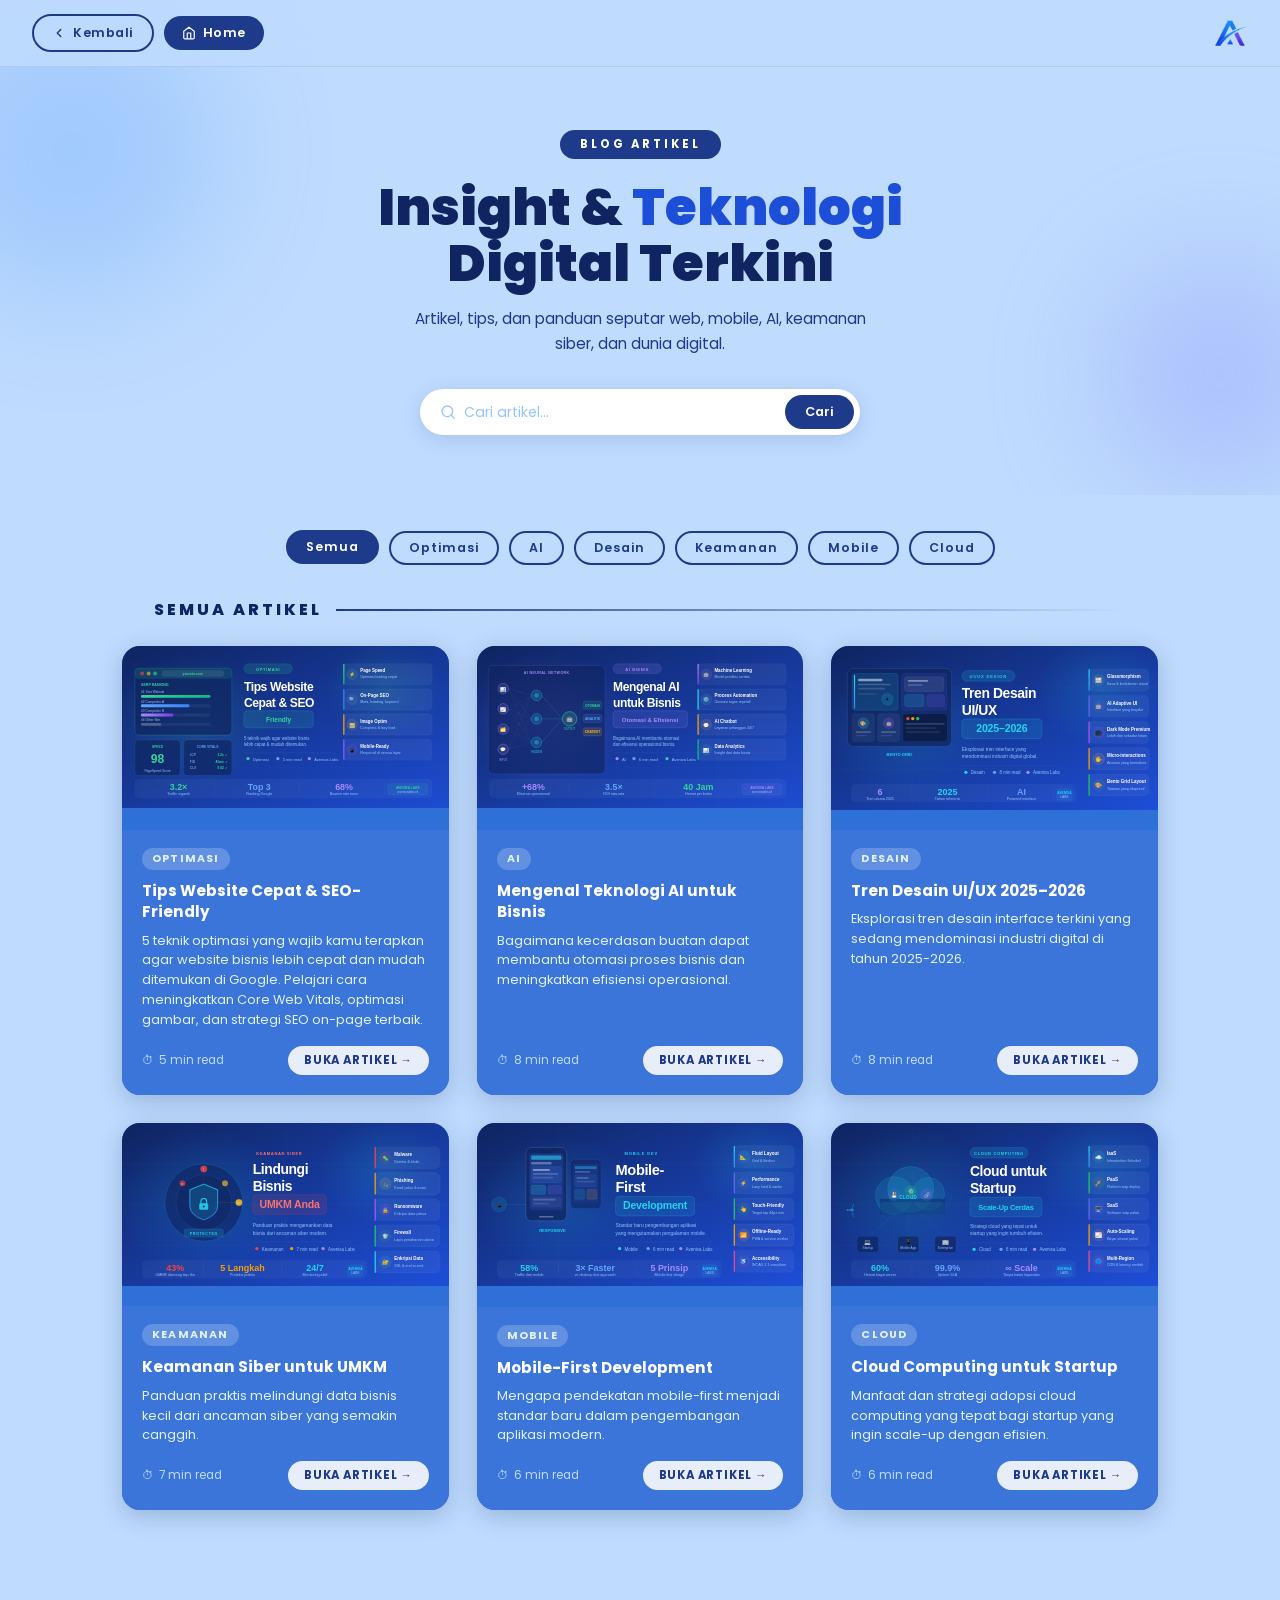
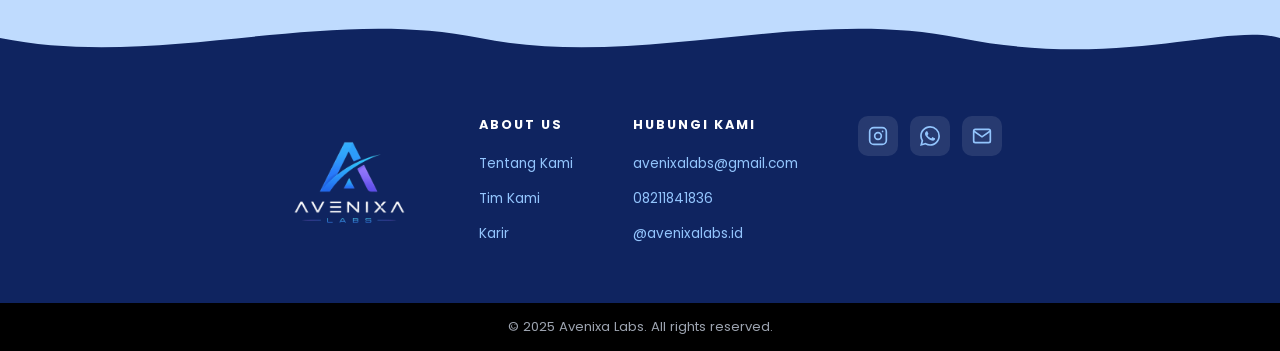
<file: pages/blog.html>
<!DOCTYPE html>
<html lang="id">

<head>
  <meta charset="UTF-8" />
  <meta name="viewport" content="width=device-width, initial-scale=1.0" />
  <title>Blog Artikel — Avenixa Labs</title>
  <link rel="icon" type="image/png" href="../assets/logo_transparan.png" />
  <link rel="preconnect" href="https://fonts.googleapis.com" />
  <link rel="preconnect" href="https://fonts.gstatic.com" crossorigin />
  <link href="https://fonts.googleapis.com/css2?family=Poppins:wght@400;500;600;700;800;900&display=swap"
    rel="stylesheet" />
  <link rel="stylesheet" href="style.css" />
</head>

<body>

  <!-- TOP BAR -->
  <div class="top-bar">
    <div class="top-bar-left">
      <button class="btn-back" onclick="history.back()">
        <svg width="14" height="14" viewBox="0 0 24 24" fill="none">
          <polyline points="15,18 9,12 15,6" stroke="currentColor" stroke-width="2.5" stroke-linecap="round"
            stroke-linejoin="round" />
        </svg>
        Kembali
      </button>
      <a href="../index.html" class="btn-home">
        <svg width="14" height="14" viewBox="0 0 24 24" fill="none">
          <path d="M3 9l9-7 9 7v11a2 2 0 01-2 2H5a2 2 0 01-2-2z" stroke="currentColor" stroke-width="2"
            stroke-linejoin="round" />
          <polyline points="9,22 9,12 15,12 15,22" stroke="currentColor" stroke-width="2" stroke-linejoin="round" />
        </svg>
        Home
      </a>
    </div>
    <a href="../index.html" class="top-bar-logo">
      <img src="../assets/logo_transparan.png" alt="Avenixa Labs" />
    </a>
  </div>

  <!-- HERO -->
  <section class="blog-hero">
    <div class="hero-blob hb1"></div>
    <div class="hero-blob hb2"></div>
    <div class="blog-hero-inner">
      <span class="blog-hero-badge">BLOG ARTIKEL</span>
      <h1>Insight &amp; <span>Teknologi</span><br>Digital Terkini</h1>
      <p>Artikel, tips, dan panduan seputar web, mobile, AI, keamanan siber, dan dunia digital.</p>
      <div class="blog-search-wrap">
        <div class="blog-search">
          <svg width="16" height="16" viewBox="0 0 24 24" fill="none">
            <circle cx="11" cy="11" r="8" stroke="#93c5fd" stroke-width="2" />
            <path d="M21 21l-4.35-4.35" stroke="#93c5fd" stroke-width="2" stroke-linecap="round" />
          </svg>
          <input type="text" id="searchInput" placeholder="Cari artikel..." />
          <button onclick="doSearch()">Cari</button>
        </div>
      </div>
    </div>
  </section>

  <!-- FILTER -->
  <div class="filter-wrap">
    <button class="filter-btn active" data-filter="semua">Semua</button>
    <button class="filter-btn" data-filter="optimasi">Optimasi</button>
    <button class="filter-btn" data-filter="ai">AI</button>
    <button class="filter-btn" data-filter="desain">Desain</button>
    <button class="filter-btn" data-filter="keamanan">Keamanan</button>
    <button class="filter-btn" data-filter="mobile">Mobile</button>
    <button class="filter-btn" data-filter="cloud">Cloud</button>
  </div>

  <!-- GRID -->
  <div class="blog-main">
    <div class="section-label">
      <h2>SEMUA ARTIKEL</h2>
      <div class="s-line"></div>
    </div>

    <div class="blog-grid" id="blogGrid">

      <!-- FEATURED -->

      <div class="b-card" data-tag="optimasi" data-title="tips website cepat seo">
        <div class="b-card-thumb">
          <img src="../assets/thumbnails/blogSEO.svg" alt="Tips Website Cepat & SEO-Friendly">
        </div>
        <div class="b-card-body">
          <span class="b-card-tag">Optimasi</span>
          <h3 class="b-card-title">Tips Website Cepat & SEO-Friendly</h3>
          <p class="b-card-desc">5 teknik optimasi yang wajib kamu terapkan agar website bisnis lebih cepat dan mudah
            ditemukan di Google. Pelajari cara meningkatkan Core Web Vitals, optimasi gambar, dan strategi SEO on-page
            terbaik.</p>
          <div class="b-card-footer">
            <div class="b-card-meta"><span>⏱</span> 5 min read</div>
            <a href="../pages/TipsWebsiteCepatSEO-Friendly/index.html" class="btn-baca">BUKA ARTIKEL →</a>
          </div>
        </div>
      </div>

      <!-- AI -->
      <div class="b-card" data-tag="ai" data-title="mengenal teknologi ai untuk bisnis">
        <div class="b-card-thumb">
          <img src="../assets/thumbnails/blogAI.svg" alt="Mengenal Teknologi AI untuk Bisnis">
        </div>
        <div class="b-card-body">
          <span class="b-card-tag">AI</span>
          <h3 class="b-card-title">Mengenal Teknologi AI untuk Bisnis</h3>
          <p class="b-card-desc">Bagaimana kecerdasan buatan dapat membantu otomasi proses bisnis dan meningkatkan
            efisiensi operasional.</p>
          <div class="b-card-footer">
            <div class="b-card-meta"><span>⏱</span> 8 min read</div>
            <a href="../pages/artikelAiBisnis/index.html" class="btn-baca">BUKA ARTIKEL →</a>
          </div>
        </div>
      </div>

      <!-- DESAIN -->
      <div class="b-card" data-tag="desain" data-title="tren desain ui ux 2025 2026">
        <div class="b-card-thumb">
          <img src="../assets/thumbnails/blogDesain.svg" alt="Tren Desain UI/UX 2025–2026">
        </div>
        <div class="b-card-body">
          <span class="b-card-tag">Desain</span>
          <h3 class="b-card-title">Tren Desain UI/UX 2025–2026</h3>
          <p class="b-card-desc">Eksplorasi tren desain interface terkini yang sedang mendominasi industri digital di
            tahun 2025-2026.</p>
          <div class="b-card-footer">
            <div class="b-card-meta"><span>⏱</span> 8 min read</div>
            <a href="../pages/artikelUIUXDesain2025-2026/index.html" class="btn-baca">BUKA ARTIKEL →</a>
          </div>
        </div>
      </div>

      <!-- KEAMANAN -->
      <div class="b-card" data-tag="keamanan" data-title="keamanan siber untuk umkm">
        <div class="b-card-thumb">
          <img src="../assets/thumbnails/blogKeamanan.svg" alt="Keamanan Siber untuk UMKM">
        </div>
        <div class="b-card-body">
          <span class="b-card-tag">Keamanan</span>
          <h3 class="b-card-title">Keamanan Siber untuk UMKM</h3>
          <p class="b-card-desc">Panduan praktis melindungi data bisnis kecil dari ancaman siber yang semakin canggih.
          </p>
          <div class="b-card-footer">
            <div class="b-card-meta"><span>⏱</span> 7 min read</div>
            <a href="../pages/KeamananSiberUntukUmkm/index.html" class="btn-baca">BUKA ARTIKEL →</a>
          </div>
        </div>
      </div>

      <!-- MOBILE -->
      <div class="b-card" data-tag="mobile" data-title="mobile first development">
        <div class="b-card-thumb">
          <img src="../assets/thumbnails/blogMobile.svg" alt="Mobile-First Development">
        </div>
        <div class="b-card-body">
          <span class="b-card-tag">Mobile</span>
          <h3 class="b-card-title">Mobile-First Development</h3>
          <p class="b-card-desc">Mengapa pendekatan mobile-first menjadi standar baru dalam pengembangan aplikasi
            modern.</p>
          <div class="b-card-footer">
            <div class="b-card-meta"><span>⏱</span> 6 min read</div>
            <a href="../pages/MobileFirstDevelopment/index.html" class="btn-baca">BUKA ARTIKEL →</a>
          </div>
        </div>
      </div>

      <!-- CLOUD -->
      <div class="b-card" data-tag="cloud" data-title="cloud computing untuk startup">
        <div class="b-card-thumb">
          <img src="../assets/thumbnails/blogCloud.svg" alt="Cloud Computing untuk Startup">
        </div>
        <div class="b-card-body">
          <span class="b-card-tag">Cloud</span>
          <h3 class="b-card-title">Cloud Computing untuk Startup</h3>
          <p class="b-card-desc">Manfaat dan strategi adopsi cloud computing yang tepat bagi startup yang ingin scale-up
            dengan efisien.</p>
          <div class="b-card-footer">
            <div class="b-card-meta"><span>⏱</span> 6 min read</div>
            <a href="../pages/CloudComputingUntukStartup/index.html" class="btn-baca">BUKA ARTIKEL →</a>
          </div>
        </div>
      </div>

      <!-- EMPTY STATE -->
      <div class="blog-empty" id="emptyState" style="display:none;">
        <p>😕 Artikel tidak ditemukan.<br>Coba kata kunci lain.</p>
      </div>

    </div>
  </div>

  <!-- BACK TO TOP -->
  <button id="backToTop" aria-label="Kembali ke atas">
    <svg width="20" height="20" viewBox="0 0 24 24" fill="none">
      <polyline points="18,15 12,9 6,15" stroke="currentColor" stroke-width="2.5" stroke-linecap="round"
        stroke-linejoin="round" />
    </svg>
  </button>

  <!-- FOOTER -->
  <footer>
    <div class="footer-wave">
      <svg viewBox="0 0 1440 100" preserveAspectRatio="none" xmlns="http://www.w3.org/2000/svg">
        <path d="M0,60 C180,100 360,20 540,60 C720,100 900,20 1080,60 C1260,100 1380,40 1440,60 L1440,100 L0,100 Z"
          fill="#0f2460" />
      </svg>
    </div>
    <div class="footer-body">
      <div class="footer-logo">
        <img src="../assets/logo.png" alt="Avenixa Labs" class="footer-logo-img" />
      </div>

      <div class="footer-col">
        <h4>ABOUT US</h4>
        <ul>
          <li><a href="../tentang.html">Tentang Kami</a></li>
          <li><a href="../tentang.html#tim">Tim Kami</a></li>
          <li><a href="../karir.html">Karir</a></li>
        </ul>
      </div>
      <div class="footer-col">
        <h4>HUBUNGI KAMI</h4>
        <ul>
          <li><a href="mailto:avenixalabs@gmail.com">avenixalabs@gmail.com</a></li>
          <li><a href="https://wa.me/628211841836" target="_blank">08211841836</a></li>
          <li><a href="https://instagram.com/avenixalabs.id">@avenixalabs.id</a></li>
        </ul>
      </div>
      <div class="footer-sosmed">
        <a href="https://instagram.com/avenixalabs.id" class="sosmed-btn" title="Instagram">
          <svg width="20" height="20" viewBox="0 0 24 24" fill="none">
            <rect x="2" y="2" width="20" height="20" rx="5" stroke="currentColor" stroke-width="2" />
            <circle cx="12" cy="12" r="4" stroke="currentColor" stroke-width="2" />
            <circle cx="17.5" cy="6.5" r="1" fill="currentColor" /></svg>
        </a>
        <a href="https://wa.me/628211841836" class="sosmed-btn" title="WhatsApp">
          <svg width="20" height="20" viewBox="0 0 24 24" fill="currentColor">
            <path
              d="M17.472 14.382c-.297-.149-1.758-.867-2.03-.967-.273-.099-.471-.148-.67.15-.197.297-.767.966-.94 1.164-.173.199-.347.223-.644.075-.297-.15-1.255-.463-2.39-1.475-.883-.788-1.48-1.761-1.653-2.059-.173-.297-.018-.458.13-.606.134-.133.298-.347.446-.52.149-.174.198-.298.298-.497.099-.198.05-.371-.025-.52-.075-.149-.669-1.612-.916-2.207-.242-.579-.487-.5-.669-.51-.173-.008-.371-.01-.57-.01-.198 0-.52.074-.792.372-.272.297-1.04 1.016-1.04 2.479 0 1.462 1.065 2.875 1.213 3.074.149.198 2.096 3.2 5.077 4.487.709.306 1.262.489 1.694.625.712.227 1.36.195 1.871.118.571-.085 1.758-.719 2.006-1.413.248-.694.248-1.289.173-1.413-.074-.124-.272-.198-.57-.347m-5.421 7.403h-.004a9.87 9.87 0 01-5.031-1.378l-.361-.214-3.741.982.998-3.648-.235-.374a9.86 9.86 0 01-1.51-5.26c.001-5.45 4.436-9.884 9.888-9.884 2.64 0 5.122 1.03 6.988 2.898a9.825 9.825 0 012.893 6.994c-.003 5.45-4.437 9.884-9.885 9.884m8.413-18.297A11.815 11.815 0 0012.05 0C5.495 0 .16 5.335.157 11.892c0 2.096.547 4.142 1.588 5.945L.057 24l6.305-1.654a11.882 11.882 0 005.683 1.448h.005c6.554 0 11.89-5.335 11.893-11.893a11.821 11.821 0 00-3.48-8.413z" />
          </svg>
        </a>
        <a href="mailto:avenixalabs@gmail.com" class="sosmed-btn" title="Gmail">
          <svg width="20" height="20" viewBox="0 0 24 24" fill="none">
            <path d="M4 4h16c1.1 0 2 .9 2 2v12c0 1.1-.9 2-2 2H4c-1.1 0-2-.9-2-2V6c0-1.1.9-2 2-2z" stroke="currentColor"
              stroke-width="2" />
            <polyline points="22,6 12,13 2,6" stroke="currentColor" stroke-width="2" /></svg>
        </a>
      </div>
    </div>
    <div class="footer-copy">
      <p>&copy; 2025 Avenixa Labs. All rights reserved.</p>
    </div>
  </footer>

  <script src="script.js"></script>

</body>

</html>
</file>
<file: pages/style.css>
:root {
        --bg: #bfdbfe;
        --navy: #1e3a8a;
        --navy-dark: #0f2460;
        --navy-mid: #1d4ed8;
        --accent: #22d3ee;
        --font: 'Poppins', sans-serif;
    }

    *,
    *::before,
    *::after {
        box-sizing: border-box;
        margin: 0;
        padding: 0;
    }

    html {
        scroll-behavior: smooth;
        overflow-x: hidden;
    }

    body {
        font-family: var(--font);
        background: var(--bg);
        color: var(--navy-dark);
        overflow-x: hidden;
    }

    /* ===== TOP BAR ===== */
    .top-bar {
        position: fixed;
        top: 0;
        left: 0;
        right: 0;
        z-index: 1000;
        padding: 14px 32px;
        display: flex;
        align-items: center;
        justify-content: space-between;
        background: rgba(191, 219, 254, 0.85);
        backdrop-filter: blur(12px);
        -webkit-backdrop-filter: blur(12px);
        border-bottom: 1px solid rgba(30, 58, 138, 0.1);
    }

    .top-bar-left {
        display: flex;
        align-items: center;
        gap: 10px;
    }

    .btn-back,
    .btn-home {
        display: inline-flex;
        align-items: center;
        gap: 7px;
        font-family: var(--font);
        font-size: 0.8rem;
        font-weight: 600;
        letter-spacing: 0.5px;
        padding: 8px 18px;
        border-radius: 50px;
        cursor: pointer;
        text-decoration: none;
        border: none;
        transition: background 0.2s, color 0.2s, transform 0.2s;
    }

    .btn-back {
        background: transparent;
        border: 2px solid var(--navy);
        color: var(--navy);
    }

    .btn-back:hover {
        background: var(--navy);
        color: #fff;
        transform: translateX(-2px);
    }

    .btn-home {
        background: var(--navy);
        color: #fff;
    }

    .btn-home:hover {
        background: var(--navy-mid);
        transform: translateY(-1px);
    }

    .top-bar-logo {
        display: flex;
        align-items: center;
        gap: 6px;
        text-decoration: none;
    }

    .top-bar-logo img {
        height: 36px;
        mix-blend-mode: multiply;
    }

    /* ===== HERO ===== */
    .blog-hero {
        padding-top: 90px;
        padding-bottom: 50px;
        position: relative;
        overflow: hidden;
    }

    .hero-blob {
        position: absolute;
        border-radius: 50%;
        opacity: 0.3;
        pointer-events: none;
    }

    .hb1 {
        width: 300px;
        height: 300px;
        background: #60a5fa;
        top: 0;
        left: -80px;
        filter: blur(60px);
    }

    .hb2 {
        width: 240px;
        height: 240px;
        background: #818cf8;
        bottom: 0;
        right: -60px;
        filter: blur(60px);
    }

    .blog-hero-inner {
        max-width: 1100px;
        margin: 0 auto;
        padding: 40px 32px 10px;
        text-align: center;
        position: relative;
        z-index: 2;
    }

    .blog-hero-badge {
        display: inline-block;
        background: var(--navy);
        color: #fff;
        font-size: 0.72rem;
        font-weight: 700;
        letter-spacing: 3px;
        padding: 6px 20px;
        border-radius: 20px;
        margin-bottom: 20px;
    }

    .blog-hero h1 {
        font-size: clamp(2rem, 5vw, 3.2rem);
        font-weight: 900;
        color: var(--navy-dark);
        line-height: 1.1;
        margin-bottom: 14px;
    }

    .blog-hero h1 span {
        color: var(--navy-mid);
    }

    .blog-hero p {
        font-size: 0.95rem;
        color: var(--navy);
        max-width: 480px;
        margin: 0 auto 32px;
        line-height: 1.7;
    }

    /* Search */
    .blog-search-wrap {
        display: flex;
        justify-content: center;
    }

    .blog-search {
        display: flex;
        align-items: center;
        background: #fff;
        border-radius: 50px;
        padding: 6px 6px 6px 20px;
        gap: 8px;
        box-shadow: 0 4px 20px rgba(30, 58, 138, 0.15);
        width: 100%;
        max-width: 440px;
    }

    .blog-search input {
        flex: 1;
        border: none;
        outline: none;
        font-family: var(--font);
        font-size: 0.88rem;
        color: var(--navy-dark);
        background: transparent;
    }

    .blog-search input::placeholder {
        color: #93c5fd;
    }

    .blog-search button {
        background: var(--navy);
        color: #fff;
        border: none;
        border-radius: 50px;
        padding: 8px 20px;
        font-family: var(--font);
        font-size: 0.8rem;
        font-weight: 600;
        cursor: pointer;
        transition: background 0.2s;
    }

    .blog-search button:hover {
        background: var(--navy-mid);
    }

    /* ===== FILTER ===== */
    .filter-wrap {
        max-width: 1100px;
        margin: 36px auto 32px;
        padding: 0 32px;
        display: flex;
        gap: 10px;
        flex-wrap: wrap;
        justify-content: center;
    }

    .filter-btn {
        background: transparent;
        border: 2px solid var(--navy);
        color: var(--navy);
        font-family: var(--font);
        font-size: 0.78rem;
        font-weight: 600;
        letter-spacing: 1px;
        padding: 6px 18px;
        border-radius: 50px;
        cursor: pointer;
        transition: background 0.2s, color 0.2s, transform 0.2s;
    }

    .filter-btn:hover,
    .filter-btn.active {
        background: var(--navy);
        color: #fff;
        transform: translateY(-1px);
    }

    /* ===== SECTION LABEL ===== */
    .section-label {
        max-width: 1100px;
        margin: 0 auto 24px;
        padding: 0 32px;
        display: flex;
        align-items: center;
        gap: 14px;
    }

    .section-label h2 {
        font-size: 1rem;
        font-weight: 800;
        letter-spacing: 3px;
        color: var(--navy-dark);
        white-space: nowrap;
    }

    .s-line {
        flex: 1;
        height: 2px;
        background: linear-gradient(90deg, var(--navy), transparent);
    }

    /* ===== BLOG GRID ===== */
    .blog-main {
        max-width: 1100px;
        margin: 0 auto;
        padding: 0 32px 80px;
    }

    .blog-grid {
        display: grid;
        grid-template-columns: repeat(auto-fill, minmax(300px, 1fr));
        gap: 28px;
    }

    /* Card */
    .b-card {
        background: #2f6fd8;
        border-radius: 18px;
        overflow: hidden;
        display: flex;
        flex-direction: column;
        box-shadow: 0 6px 24px rgba(15, 36, 96, 0.22);
        transition: transform 0.3s, box-shadow 0.3s;
    }

    .b-card:hover {
        transform: translateY(-6px);
        box-shadow: 0 14px 36px rgba(15, 36, 96, 0.32);
    }

    .b-card-thumb {
        width: 100%;
        aspect-ratio: 16/9;
        overflow: hidden;
        flex-shrink: 0;
    }

    .b-card-thumb svg {
        width: 100%;
        height: 100%;
        display: block;
    }

    .b-card-body {
        padding: 18px 20px 20px;
        display: flex;
        flex-direction: column;
        flex: 1;
        background: #3b75d9;
    }

    .b-card-tag {
        display: inline-block;
        background: rgba(255, 255, 255, 0.2);
        color: #e0f2fe;
        font-size: 0.68rem;
        font-weight: 700;
        letter-spacing: 1.2px;
        padding: 3px 10px;
        border-radius: 20px;
        margin-bottom: 10px;
        width: fit-content;
        text-transform: uppercase;
    }

    .b-card-title {
        font-size: 0.95rem;
        font-weight: 700;
        color: #fff;
        margin-bottom: 8px;
        line-height: 1.4;
    }

    .b-card-desc {
        font-size: 0.8rem;
        color: #e0f2fe;
        line-height: 1.55;
        flex: 1;
        margin-bottom: 16px;
    }

    .b-card-footer {
        display: flex;
        align-items: center;
        justify-content: space-between;
        margin-top: auto;
    }

    .b-card-meta {
        font-size: 0.72rem;
        color: #bfdbfe;
        display: flex;
        align-items: center;
        gap: 5px;
    }

    .btn-baca {
        display: inline-block;
        background: rgba(255, 255, 255, 0.88);
        color: var(--navy);
        font-size: 0.72rem;
        font-weight: 700;
        padding: 6px 16px;
        border-radius: 20px;
        text-decoration: none;
        letter-spacing: 0.8px;
        transition: background 0.2s, transform 0.2s;
        white-space: nowrap;
    }

    .btn-baca:hover {
        background: #fff;
        transform: translateX(3px);
    }

    /* Featured */
    .b-card.featured {
        grid-column: 1 / -1;
        flex-direction: row;
    }

    .b-card.featured .b-card-thumb {
        width: 44%;
        aspect-ratio: unset;
        flex-shrink: 0;
    }

    .b-card.featured .b-card-title {
        font-size: 1.15rem;
    }

    .b-card.featured .b-card-desc {
        font-size: 0.85rem;
    }

    /* Empty */
    .blog-empty {
        grid-column: 1 / -1;
        text-align: center;
        padding: 60px 20px;
        color: var(--navy);
        font-size: 0.95rem;
        opacity: 0.6;
    }

    /* ===== BACK TO TOP ===== */
    #backToTop {
        position: fixed;
        bottom: 2rem;
        right: 2rem;
        z-index: 99999;
        width: 48px;
        height: 48px;
        border-radius: 50%;
        background: linear-gradient(135deg, #1e40af, #3b82f6);
        border: none;
        color: #fff;
        cursor: pointer;
        display: flex;
        align-items: center;
        justify-content: center;
        box-shadow: 0 4px 20px rgba(59, 130, 246, 0.5);
        opacity: 0;
        visibility: hidden;
        transform: translateY(16px);
        transition: opacity 0.3s, visibility 0.3s, transform 0.3s, box-shadow 0.3s;
    }

    #backToTop.show {
        opacity: 1;
        visibility: visible;
        transform: translateY(0);
    }

    #backToTop:hover {
        box-shadow: 0 8px 28px rgba(59, 130, 246, 0.7);
        transform: translateY(-3px);
    }

    /* ===== FOOTER ===== */
    .footer-wave {
        line-height: 0;
        overflow: hidden;
    }

    .footer-wave svg {
        width: 100%;
        height: 80px;
        display: block;
        margin-bottom: -2px;
    }

    .footer-body {
        background: var(--navy-dark);
        display: flex;
        align-items: flex-start;
        justify-content: center;
        gap: 60px;
        padding: 48px 32px 40px;
        flex-wrap: wrap;
    }

    .footer-logo-img {
        height: 140px;
        mix-blend-mode: screen;
    }

    .footer-col h4 {
        font-size: 0.8rem;
        font-weight: 700;
        letter-spacing: 2px;
        color: #fff;
        margin-bottom: 16px;
    }

    .footer-col ul {
        list-style: none;
        display: flex;
        flex-direction: column;
        gap: 10px;
    }

    .footer-col li a {
        text-decoration: none;
        color: #93c5fd;
        font-size: 0.85rem;
        transition: color 0.2s;
    }

    .footer-col li a:hover {
        color: #fff;
    }

    .footer-sosmed {
        display: flex;
        gap: 12px;
        align-items: center;
    }

    .sosmed-btn {
        width: 40px;
        height: 40px;
        border-radius: 10px;
        background: rgba(255, 255, 255, 0.1);
        display: flex;
        align-items: center;
        justify-content: center;
        color: #93c5fd;
        text-decoration: none;
        transition: background 0.2s, color 0.2s;
    }

    .sosmed-btn:hover {
        background: rgba(255, 255, 255, 0.2);
        color: #fff;
    }

    .footer-copy {
        background: #000;
        text-align: center;
        padding: 14px;
        color: #9ca3af;
        font-size: 0.82rem;
    }

    /* ANIMASI CARD */
    .b-card[data-tag] {
        transition: opacity 0.6s ease, transform 0.6s ease;
    }

    .b-card.hidden {
        opacity: 0;
        transform: translateY(20px) scale(0.95);
        pointer-events: none;
        position: absolute;
        visibility: hidden;
    }

    .b-card.visible {
        opacity: 1;
        transform: translateY(0) scale(1);
        position: relative;
        visibility: visible;
    }

    @keyframes searchReveal {
        from {
            opacity: 0;
            transform: translateY(20px) scale(0.95);
        }

        to {
            opacity: 1;
            transform: translateY(0) scale(1);
        }
    }

    .b-card.search-animate {
        animation: searchReveal 0.45s ease;
    }



    /* ===== RESPONSIVE MOBILE ===== */
    @media (max-width: 768px) {
        .footer-body {
            flex-direction: row;
            flex-wrap: wrap;
            justify-content: center;
            align-items: flex-start;
            gap: 32px;
            padding: 40px 24px 32px;
            text-align: center;
        }

        .footer-logo {
            width: 100%;
            display: flex;
            justify-content: center;
        }

        .footer-logo-img {
            height: 120px;
        }

        .footer-col ul {
            align-items: center;
        }

        .footer-sosmed {
            width: 100%;
            justify-content: center;
        }

        .blog-search-wrap {
            padding: 0 20px;
        }

        .blog-search {
            max-width: 100%;
            width: 100%;
        }

        .blog-search button {
            padding: 8px 14px;
            font-size: 0.75rem;
            white-space: nowrap;
            flex-shrink: 0;
        }

        .blog-search input {
            min-width: 0;
            width: 100%;
        }

    }

    @media (max-width: 480px) {
        .footer-logo-img {
            height: 100px;
        }
    }
</file>
